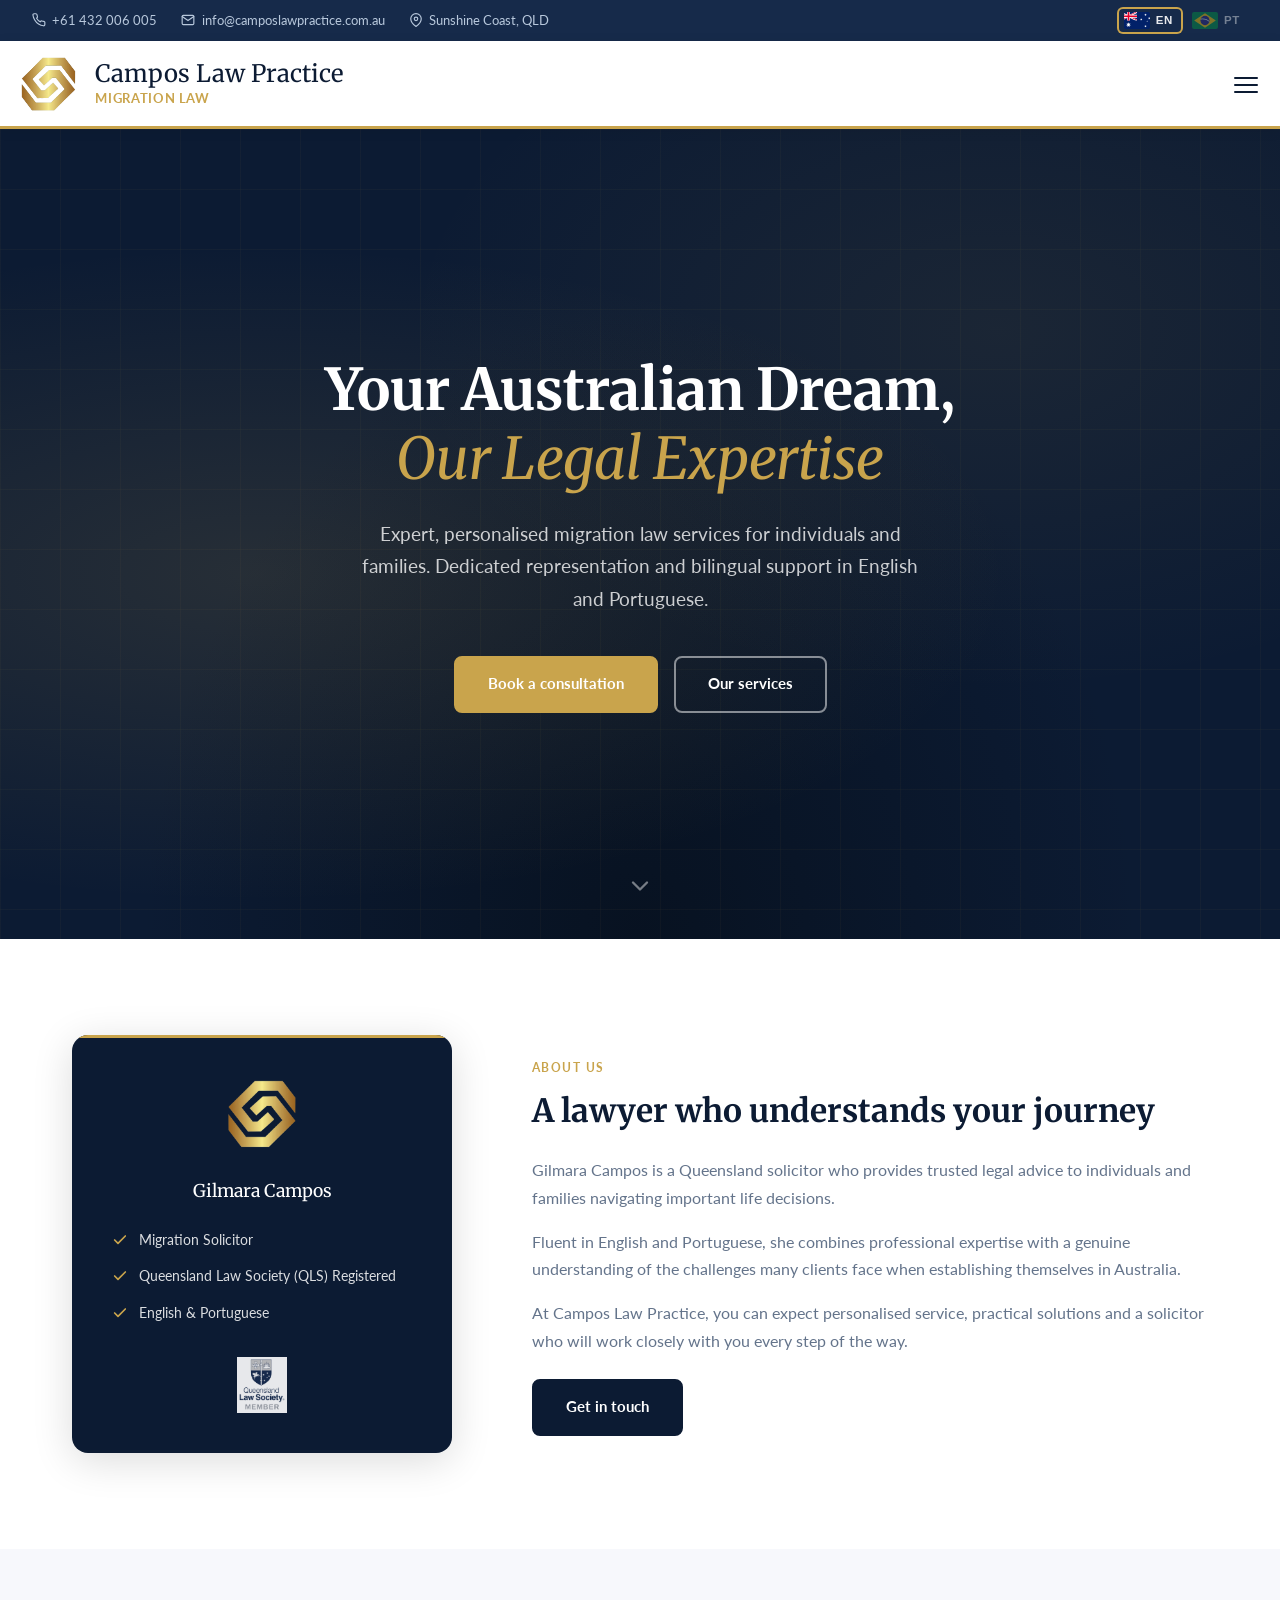
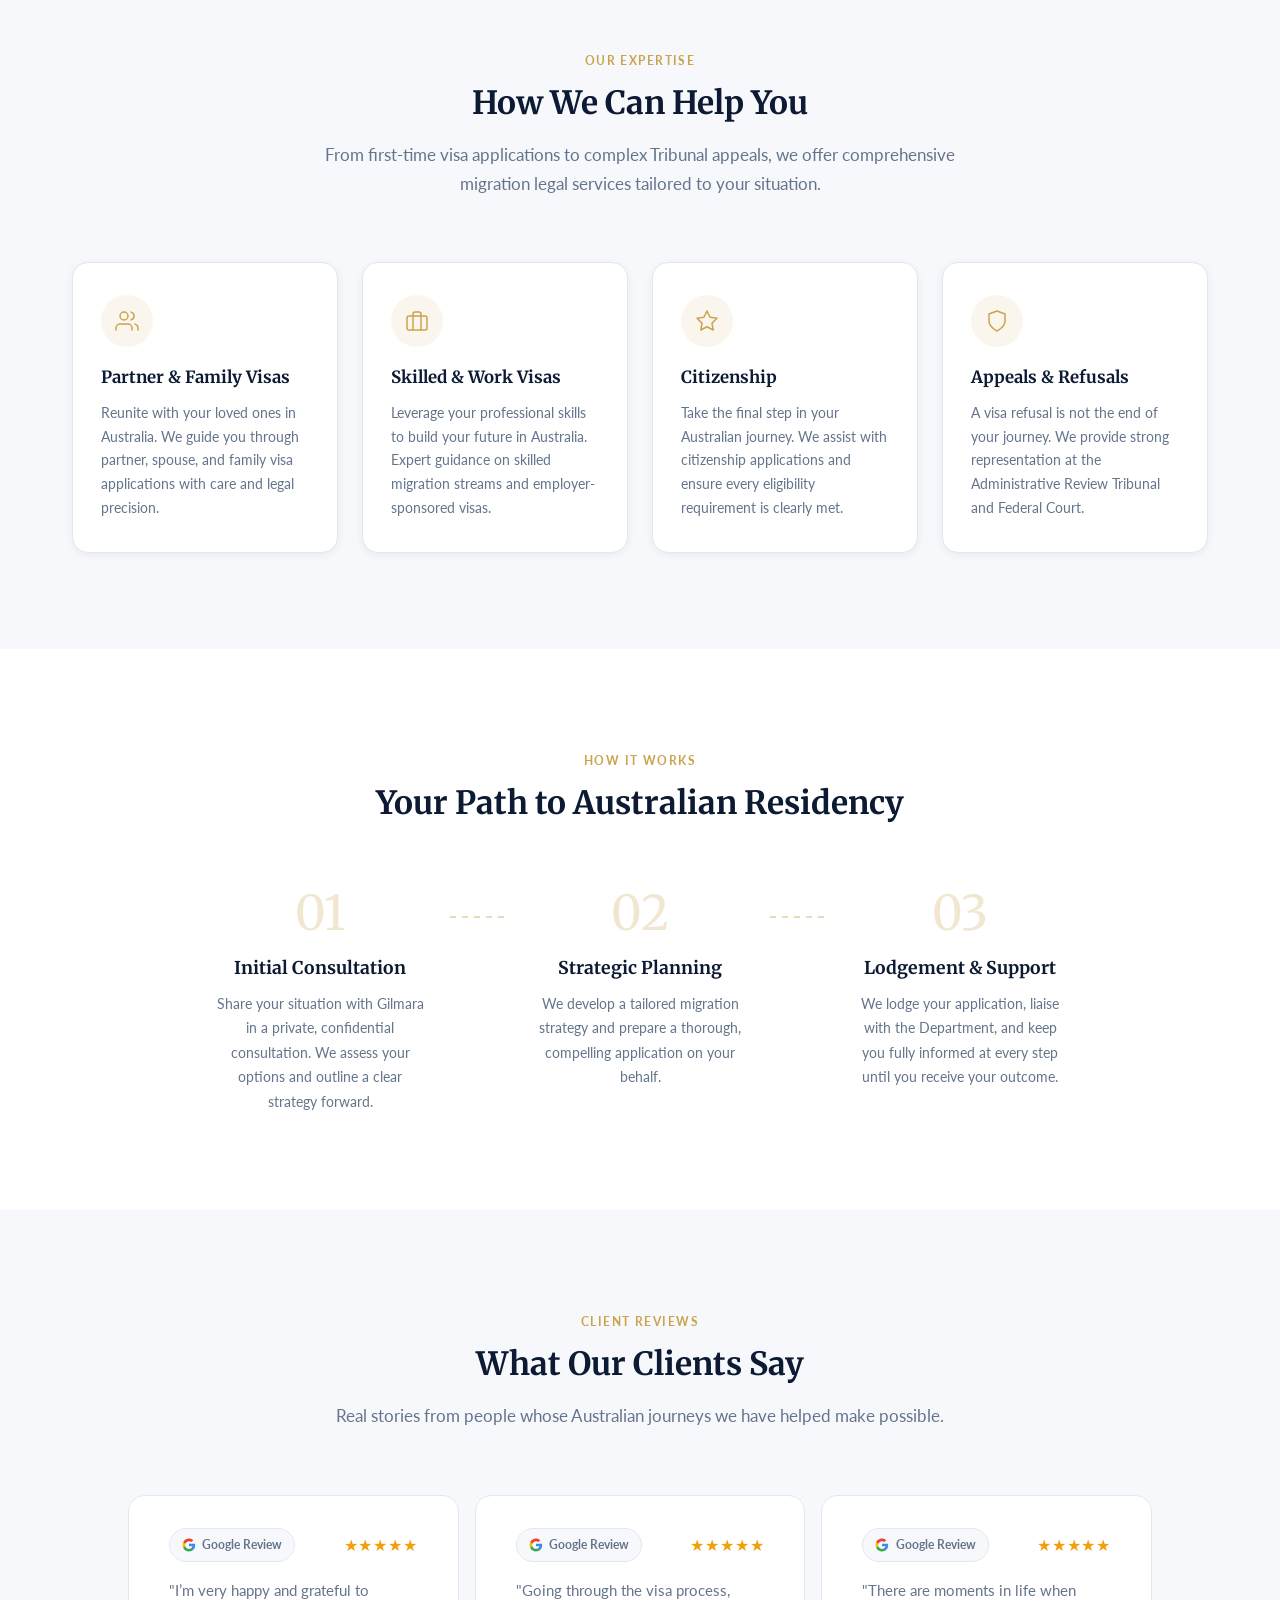
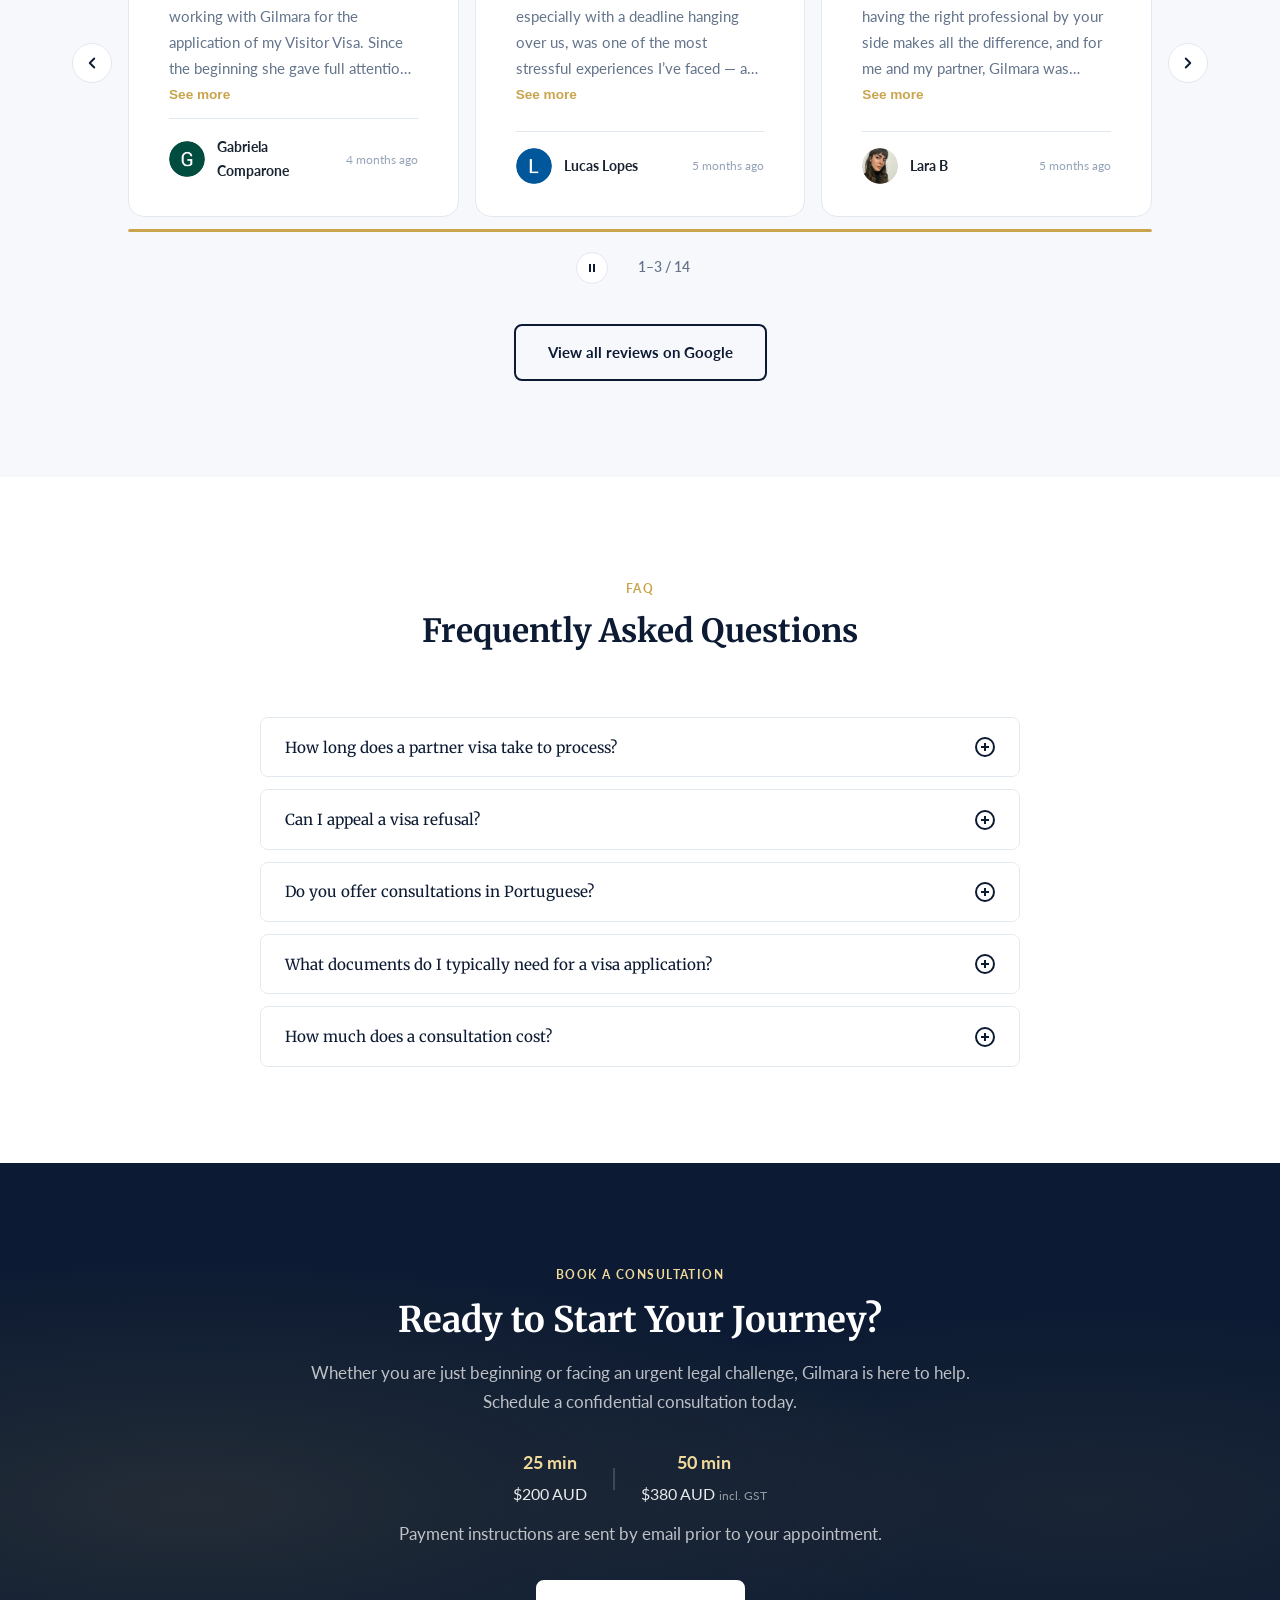
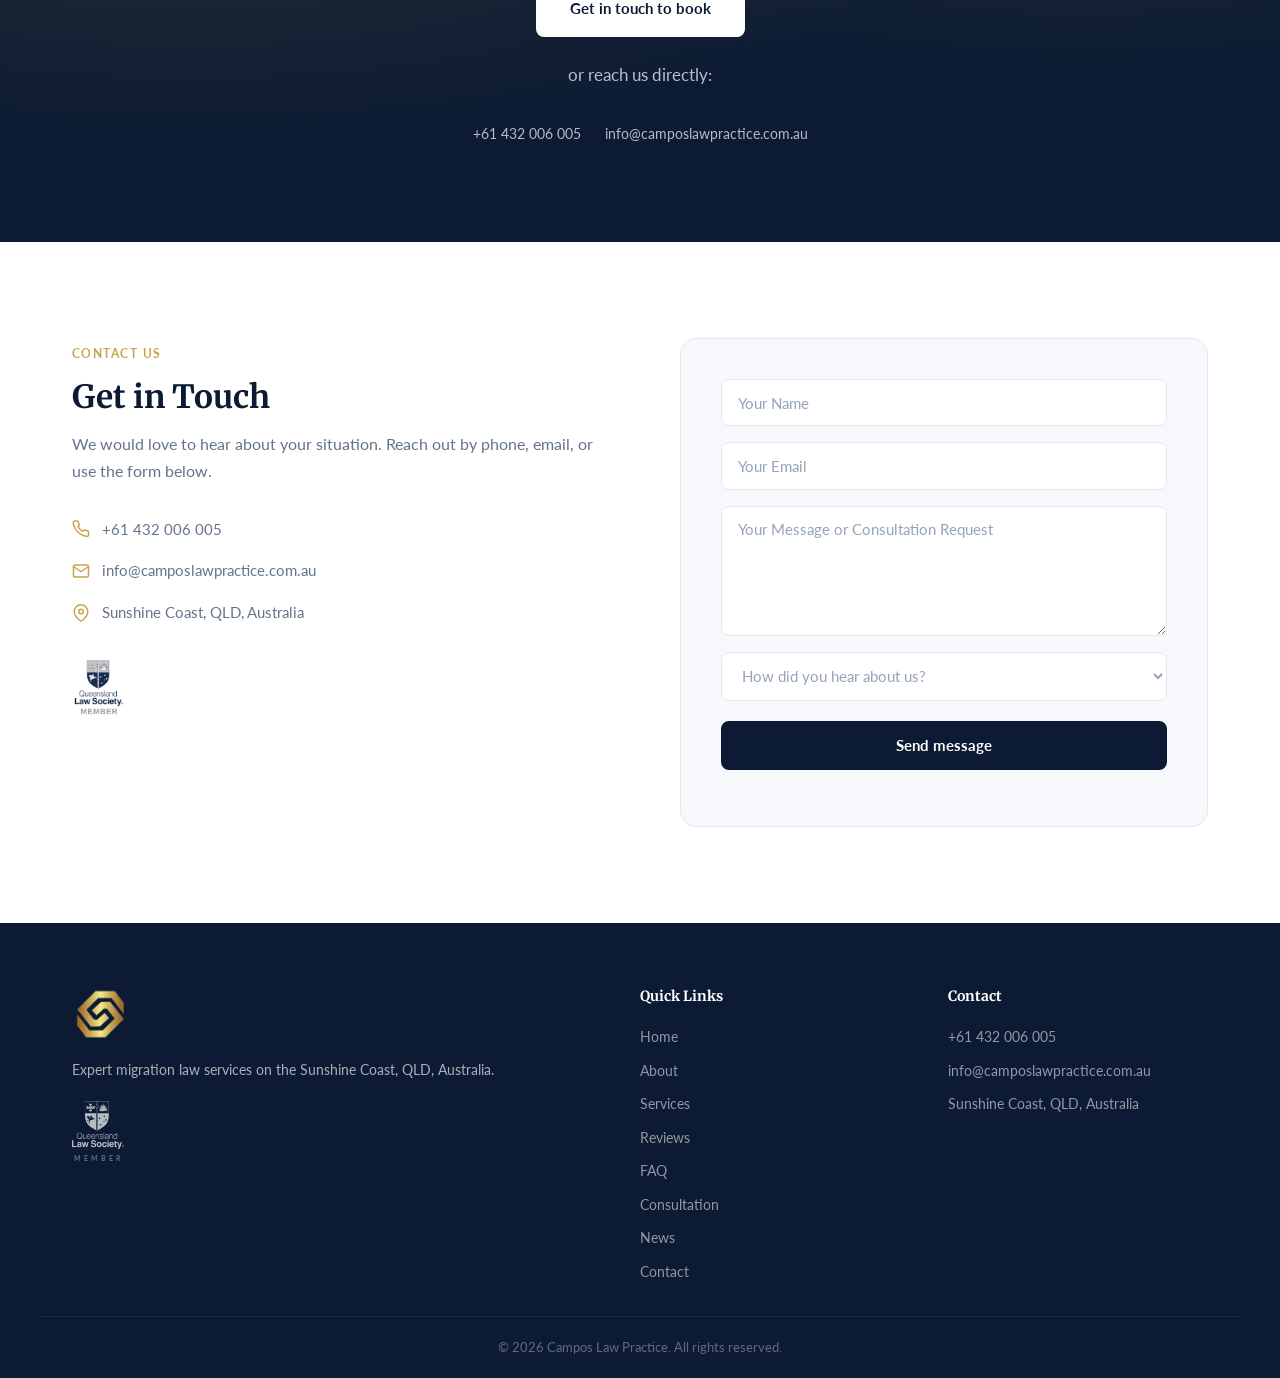
<file: v2/index.html>
<!DOCTYPE html>
<html lang="en">
<head>
  <script async src="https://www.googletagmanager.com/gtag/js?id=G-N75990E0BG"></script>
  <script>
    window.dataLayer = window.dataLayer || [];
    function gtag(){dataLayer.push(arguments);}
    gtag('js', new Date());
    gtag('config', 'G-N75990E0BG');
  </script>
  <meta charset="UTF-8" />
  <meta name="viewport" content="width=device-width, initial-scale=1.0" />
  <title>Campos Law Practice — Migration Law, Sunshine Coast</title>
  <meta name="description" content="Expert migration law services on the Sunshine Coast, QLD. Partner visas, skilled migration, citizenship, appeals and refusals. Bilingual English and Portuguese." />
  <link href="https://fonts.googleapis.com/css2?family=Lato:wght@400;700&family=Merriweather:ital,wght@0,700;1,400&display=swap" rel="stylesheet">
  <link rel="stylesheet" href="style.css?v=9" />
  <script defer src="script.js"></script>
  <link rel="icon" href="img/clp.ico">
  <script src="languages.js"></script>
  <script>document.documentElement.style.opacity='0'</script>
</head>
<body>

  <!-- ===== HEADER ===== -->
  <header class="site-header" id="site-header">
    <div class="topbar">
      <div class="topbar-contacts">
        <a href="tel:+61432006005" class="topbar-item">
          <svg viewBox="0 0 24 24" fill="none" stroke="currentColor" stroke-width="2" stroke-linecap="round" stroke-linejoin="round"><path d="M22 16.92v3a2 2 0 0 1-2.18 2 19.79 19.79 0 0 1-8.63-3.07A19.5 19.5 0 0 1 4.69 12 19.79 19.79 0 0 1 1.61 3.5 2 2 0 0 1 3.6 1.32h3a2 2 0 0 1 2 1.72c.127.96.361 1.903.7 2.81a2 2 0 0 1-.45 2.11L7.91 8.96a16 16 0 0 0 6.1 6.1l.96-.96a2 2 0 0 1 2.11-.45c.907.339 1.85.573 2.81.7A2 2 0 0 1 22 16.92z"/></svg>
          +61 432 006 005
        </a>
        <a href="mailto:info@camposlawpractice.com.au" class="topbar-item">
          <svg viewBox="0 0 24 24" fill="none" stroke="currentColor" stroke-width="2" stroke-linecap="round" stroke-linejoin="round"><path d="M4 4h16c1.1 0 2 .9 2 2v12c0 1.1-.9 2-2 2H4c-1.1 0-2-.9-2-2V6c0-1.1.9-2 2-2z"/><polyline points="22,6 12,13 2,6"/></svg>
          info@camposlawpractice.com.au
        </a>
        <span class="topbar-item topbar-location">
          <svg viewBox="0 0 24 24" fill="none" stroke="currentColor" stroke-width="2" stroke-linecap="round" stroke-linejoin="round"><path d="M21 10c0 7-9 13-9 13s-9-6-9-13a9 9 0 0 1 18 0z"/><circle cx="12" cy="10" r="3"/></svg>
          Sunshine Coast, QLD
        </span>
      </div>
      <div class="topbar-right">
        <div class="lang-switch">
          <button id="en-btn" class="lang-btn active" title="English" aria-label="Switch to English">
            <img src="img/flag-au.svg" alt="" class="flag-mini">
            <span class="lang-label">EN</span>
          </button>
          <button id="pt-btn" class="lang-btn" title="Português" aria-label="Mudar para Português">
            <img src="img/flag-br.svg" alt="" class="flag-mini">
            <span class="lang-label">PT</span>
          </button>
        </div>
      </div>
    </div>

    <nav class="navbar">
      <a href="#home" class="brand">
        <img src="img/logoclp.png" alt="Campos Law Practice" class="brand-logo">
        <div class="brand-text">
          <span class="brand-name">Campos Law Practice</span>
          <span class="brand-sub">Migration Law</span>
        </div>
      </a>
      <ul class="nav-links" id="nav-links">
        <li><a href="#home" data-key="nav-home"></a></li>
        <li><a href="#about" data-key="nav-about"></a></li>
        <li><a href="#services" data-key="nav-services"></a></li>
        <li><a href="#faq" data-key="nav-faq"></a></li>
        <li><a href="#appointment" data-key="nav-appointment"></a></li>
        <li class="dropdown">
          <a href="javascript:void(0)" class="dropdown-toggle" data-key="nav-resources"></a>
          <ul class="dropdown-menu">
            <li><a href="https://www.homeaffairs.gov.au/" target="_blank" rel="noopener noreferrer">Department of Home Affairs</a></li>
            <li><a href="https://minister.homeaffairs.gov.au/TonyBurke/Pages/Welcome.aspx" target="_blank" rel="noopener noreferrer">Minister for Home Affairs</a></li>
            <li><a href="https://minister.homeaffairs.gov.au/MattThistlethwaite/Pages/Welcome.aspx" target="_blank" rel="noopener noreferrer">Assistant Minister for Home Affairs</a></li>
            <li><a href="https://www.art.gov.au/" target="_blank" rel="noopener noreferrer">Administrative Review Tribunal (ART)</a></li>
          </ul>
        </li>
        <li><a href="#reviews" data-key="nav-reviews"></a></li>
        <li><a href="#contact" data-key="nav-contact"></a></li>
      </ul>
      <div class="nav-right">
        <button class="hamburger-btn" id="hamburger-btn" aria-label="Toggle navigation" aria-expanded="false">
          <span></span><span></span><span></span>
        </button>
      </div>
    </nav>
  </header>

  <!-- ===== HERO ===== -->
  <section id="home" class="hero">
    <div class="hero-content">
      <h1 class="hero-title">
        <span data-key="hero-title">Your Australian Dream,</span><br>
        <em data-key="hero-title-em">Our Legal Expertise</em>
      </h1>
      <p class="hero-subtitle" data-key="hero-subtitle">Expert, personalised migration law services for individuals and families.</p>
      <div class="hero-actions">
        <a href="#appointment" class="btn btn-accent" data-key="hero-cta-primary">Book a consultation</a>
        <a href="#services" class="btn btn-ghost" data-key="hero-cta-secondary">Our services</a>
      </div>
    </div>
    <a href="#about" class="hero-scroll" aria-label="Scroll down">
      <svg viewBox="0 0 24 24" fill="none" stroke="currentColor" stroke-width="2" stroke-linecap="round" stroke-linejoin="round"><polyline points="6 9 12 15 18 9"/></svg>
    </a>
  </section>

  <!-- ===== ABOUT ===== -->
  <section id="about" class="section section-white">
    <div class="container about-grid">
      <div class="about-card" data-animate>
        <img src="img/logoclp.png" alt="Campos Law Practice" class="about-card-logo">
        <div class="about-card-name">Gilmara Campos</div>
        <ul class="about-card-creds">
          <li>
            <svg viewBox="0 0 24 24" fill="none" stroke="currentColor" stroke-width="2.5" stroke-linecap="round" stroke-linejoin="round"><polyline points="20 6 9 17 4 12"/></svg>
            <span data-key="about-credential-role">Migration Solicitor</span>
          </li>
          <li>
            <svg viewBox="0 0 24 24" fill="none" stroke="currentColor" stroke-width="2.5" stroke-linecap="round" stroke-linejoin="round"><polyline points="20 6 9 17 4 12"/></svg>
            <span data-key="about-credential-reg">QLS Registered</span>
          </li>
          <li>
            <svg viewBox="0 0 24 24" fill="none" stroke="currentColor" stroke-width="2.5" stroke-linecap="round" stroke-linejoin="round"><polyline points="20 6 9 17 4 12"/></svg>
            <span data-key="about-credential-lang">English & Portuguese</span>
          </li>
        </ul>
        <a href="https://www.qls.com.au/register-of-solicitors/gilmara-campos-alves-de-melo" target="_blank" rel="noopener noreferrer">
          <img src="img/qls-member.png" alt="Queensland Law Society" class="about-card-qls">
        </a>
      </div>
      <div class="about-content" data-animate data-delay="2">
        <span class="section-label" data-key="about-label">About Us</span>
        <h2 data-key="about-title">A lawyer who understands your journey</h2>
        <p data-key="about-p1"></p>
        <p data-key="about-p2"></p>
        <p data-key="about-p3"></p>
        <a href="#contact" class="btn btn-primary" data-key="about-cta">Get in touch</a>
      </div>
    </div>
  </section>

  <!-- ===== SERVICES ===== -->
  <section id="services" class="section section-alt">
    <div class="container">
      <div class="section-header" data-animate>
        <span class="section-label" data-key="services-label">Our Expertise</span>
        <h2 data-key="services-title">How We Can Help You</h2>
        <p data-key="services-subtitle"></p>
      </div>
      <div class="services-grid">
        <div class="service-card" data-animate data-delay="1">
          <div class="service-icon">
            <svg viewBox="0 0 24 24" fill="none" stroke="currentColor" stroke-width="1.5" stroke-linecap="round" stroke-linejoin="round"><path d="M17 21v-2a4 4 0 0 0-4-4H5a4 4 0 0 0-4 4v2"/><circle cx="9" cy="7" r="4"/><path d="M23 21v-2a4 4 0 0 0-3-3.87"/><path d="M16 3.13a4 4 0 0 1 0 7.75"/></svg>
          </div>
          <h3 data-key="service1-title">Partner & Family Visas</h3>
          <p data-key="service1-desc"></p>
        </div>
        <div class="service-card" data-animate data-delay="2">
          <div class="service-icon">
            <svg viewBox="0 0 24 24" fill="none" stroke="currentColor" stroke-width="1.5" stroke-linecap="round" stroke-linejoin="round"><rect x="2" y="7" width="20" height="14" rx="2" ry="2"/><path d="M16 21V5a2 2 0 0 0-2-2h-4a2 2 0 0 0-2 2v16"/></svg>
          </div>
          <h3 data-key="service2-title">Skilled & Work Visas</h3>
          <p data-key="service2-desc"></p>
        </div>
        <div class="service-card" data-animate data-delay="3">
          <div class="service-icon">
            <svg viewBox="0 0 24 24" fill="none" stroke="currentColor" stroke-width="1.5" stroke-linecap="round" stroke-linejoin="round"><polygon points="12 2 15.09 8.26 22 9.27 17 14.14 18.18 21.02 12 17.77 5.82 21.02 7 14.14 2 9.27 8.91 8.26 12 2"/></svg>
          </div>
          <h3 data-key="service3-title">Citizenship</h3>
          <p data-key="service3-desc"></p>
        </div>
        <div class="service-card" data-animate data-delay="4">
          <div class="service-icon">
            <svg viewBox="0 0 24 24" fill="none" stroke="currentColor" stroke-width="1.5" stroke-linecap="round" stroke-linejoin="round"><path d="M12 22s8-4 8-10V5l-8-3-8 3v7c0 6 8 10 8 10z"/></svg>
          </div>
          <h3 data-key="service4-title">Appeals & Refusals</h3>
          <p data-key="service4-desc"></p>
        </div>
      </div>
    </div>
  </section>

  <!-- ===== PROCESS ===== -->
  <section class="section section-white process-section">
    <div class="container">
      <div class="section-header" data-animate>
        <span class="section-label" data-key="process-label">How It Works</span>
        <h2 data-key="process-title">Your Path to Australian Residency</h2>
      </div>
      <div class="process-steps">
        <div class="process-step" data-animate data-delay="1">
          <div class="step-num">01</div>
          <h3 data-key="process-step1-title">Initial Consultation</h3>
          <p data-key="process-step1-desc"></p>
        </div>
        <div class="process-connector" aria-hidden="true"></div>
        <div class="process-step" data-animate data-delay="2">
          <div class="step-num">02</div>
          <h3 data-key="process-step2-title">Strategic Planning</h3>
          <p data-key="process-step2-desc"></p>
        </div>
        <div class="process-connector" aria-hidden="true"></div>
        <div class="process-step" data-animate data-delay="3">
          <div class="step-num">03</div>
          <h3 data-key="process-step3-title">Lodgement & Support</h3>
          <p data-key="process-step3-desc"></p>
        </div>
      </div>
    </div>
  </section>

  <!-- ===== REVIEWS ===== -->
  <section id="reviews" class="section section-alt">
    <div class="container">
      <div class="section-header" data-animate>
        <span class="section-label" data-key="reviews-label">Client Reviews</span>
        <h2 data-key="reviews-title">What Our Clients Say</h2>
        <p data-key="reviews-subtitle"></p>
      </div>

      <div class="carousel-wrapper">
        <button class="carousel-arrow carousel-prev" aria-label="Previous review">
          <svg viewBox="0 0 24 24" fill="none" stroke="currentColor" stroke-width="2.5" stroke-linecap="round" stroke-linejoin="round"><polyline points="15 18 9 12 15 6"/></svg>
        </button>
        <div class="carousel-track-container">
          <div class="carousel-track-overflow">
            <div class="carousel-track" id="reviews-carousel"></div>
          </div>
          <div class="carousel-progress-track">
            <div class="carousel-progress-bar" id="carousel-progress-bar"></div>
          </div>
        </div>
        <button class="carousel-arrow carousel-next" aria-label="Next review">
          <svg viewBox="0 0 24 24" fill="none" stroke="currentColor" stroke-width="2.5" stroke-linecap="round" stroke-linejoin="round"><polyline points="9 18 15 12 9 6"/></svg>
        </button>
      </div>

      <div class="carousel-controls">
        <button class="carousel-play-pause" id="carousel-play-pause" aria-label="Pause carousel">
          <svg class="icon-pause" viewBox="0 0 24 24" fill="currentColor"><rect x="6" y="4" width="4" height="16"/><rect x="14" y="4" width="4" height="16"/></svg>
          <svg class="icon-play" viewBox="0 0 24 24" fill="currentColor" style="display:none"><polygon points="5 3 19 12 5 21 5 3"/></svg>
        </button>
        <span class="carousel-counter" id="carousel-counter">1 / 1</span>
      </div>

      <div class="reviews-cta-wrap">
        <a href="https://www.google.com/maps/search/?api=1&query=Campos+Law+Practice+Sunshine+Coast" target="_blank" rel="noopener noreferrer" class="btn btn-outline" data-key="reviews-cta">
          View all reviews on Google
        </a>
      </div>
    </div>
  </section>

  <!-- ===== FAQ ===== -->
  <section id="faq" class="section section-white">
    <div class="container faq-container">
      <div class="section-header" data-animate>
        <span class="section-label" data-key="faq-label">FAQ</span>
        <h2 data-key="faq-title">Frequently Asked Questions</h2>
      </div>
      <div class="faq-list">
        <div class="faq-item" data-animate data-delay="1">
          <button class="faq-q" aria-expanded="false">
            <span data-key="faq1-q">How long does a partner visa take?</span>
            <span class="faq-icon" aria-hidden="true"></span>
          </button>
          <div class="faq-a"><p data-key="faq1-a"></p></div>
        </div>
        <div class="faq-item" data-animate data-delay="2">
          <button class="faq-q" aria-expanded="false">
            <span data-key="faq2-q">Can I appeal a visa refusal?</span>
            <span class="faq-icon" aria-hidden="true"></span>
          </button>
          <div class="faq-a"><p data-key="faq2-a"></p></div>
        </div>
        <div class="faq-item" data-animate data-delay="3">
          <button class="faq-q" aria-expanded="false">
            <span data-key="faq3-q">Do you offer consultations in Portuguese?</span>
            <span class="faq-icon" aria-hidden="true"></span>
          </button>
          <div class="faq-a"><p data-key="faq3-a"></p></div>
        </div>
        <div class="faq-item" data-animate data-delay="4">
          <button class="faq-q" aria-expanded="false">
            <span data-key="faq4-q">What documents do I need?</span>
            <span class="faq-icon" aria-hidden="true"></span>
          </button>
          <div class="faq-a"><p data-key="faq4-a"></p></div>
        </div>
        <div class="faq-item" data-animate data-delay="5">
          <button class="faq-q" aria-expanded="false">
            <span data-key="faq5-q">How much does a consultation cost?</span>
            <span class="faq-icon" aria-hidden="true"></span>
          </button>
          <div class="faq-a"><p data-key="faq5-a"></p></div>
        </div>
      </div>
    </div>
  </section>

  <!-- ===== NEWS CTA =====
  <section id="news-cta" class="section section-alt">
    <div class="container">
      <div class="section-header" data-animate>
        <span class="section-label" data-key="news-cta-label">Stay Informed</span>
        <h2 data-key="news-cta-title">Latest Immigration News</h2>
        <p data-key="news-cta-subtitle">We track Australian immigration updates so you don't have to.</p>
      </div>
      <div class="news-cta-grid" id="news-cta-grid" data-animate>
        <div class="news-cta-empty" id="news-cta-empty" style="display:none" data-key="news-empty">No news available yet.</div>
      </div>
      <div class="news-cta-actions" data-animate>
        <a href="news.html" class="btn btn-primary" data-key="news-view-all">View all news →</a>
      </div>
    </div>
  </section>
  -->

  <!-- ===== APPOINTMENT CTA ===== -->
  <section id="appointment" class="section cta-section">
    <div class="cta-content" data-animate>
      <span class="section-label light" data-key="appointment-label">Book a consultation</span>
      <h2 data-key="appointment-title">Ready to Start Your Journey?</h2>
      <p data-key="appointment-subtitle"></p>
      <div class="cta-pricing">
        <div class="cta-price-item">
          <strong>25 min</strong>
          <span>$200 AUD</span>
        </div>
        <div class="cta-price-divider">|</div>
        <div class="cta-price-item">
          <strong>50 min</strong>
          <span>$380 AUD <small>incl. GST</small></span>
        </div>
      </div>
      <p class="cta-note" data-key="appointment-note"></p>
      <a href="#contact" class="btn btn-accent-light" data-key="appointment-cta">Get in touch to book</a>
      <p class="cta-or" data-key="appointment-or">or reach us directly:</p>
      <div class="cta-contacts">
        <a href="tel:+61432006005">+61 432 006 005</a>
        <a href="mailto:info@camposlawpractice.com.au">info@camposlawpractice.com.au</a>
      </div>
    </div>
  </section>

  <!-- ===== CONTACT ===== -->
  <section id="contact" class="section section-white">
    <div class="container contact-grid">
      <div class="contact-info" data-animate>
        <span class="section-label" data-key="contact-label">Contact Us</span>
        <h2 data-key="contact-title">Get in Touch</h2>
        <p data-key="contact-subtitle"></p>
        <ul class="contact-details">
          <li>
            <svg viewBox="0 0 24 24" fill="none" stroke="currentColor" stroke-width="2" stroke-linecap="round" stroke-linejoin="round"><path d="M22 16.92v3a2 2 0 0 1-2.18 2 19.79 19.79 0 0 1-8.63-3.07A19.5 19.5 0 0 1 4.69 12 19.79 19.79 0 0 1 1.61 3.5 2 2 0 0 1 3.6 1.32h3a2 2 0 0 1 2 1.72c.127.96.361 1.903.7 2.81a2 2 0 0 1-.45 2.11L7.91 8.96a16 16 0 0 0 6.1 6.1l.96-.96a2 2 0 0 1 2.11-.45c.907.339 1.85.573 2.81.7A2 2 0 0 1 22 16.92z"/></svg>
            <a href="tel:+61432006005">+61 432 006 005</a>
          </li>
          <li>
            <svg viewBox="0 0 24 24" fill="none" stroke="currentColor" stroke-width="2" stroke-linecap="round" stroke-linejoin="round"><path d="M4 4h16c1.1 0 2 .9 2 2v12c0 1.1-.9 2-2 2H4c-1.1 0-2-.9-2-2V6c0-1.1.9-2 2-2z"/><polyline points="22,6 12,13 2,6"/></svg>
            <a href="mailto:info@camposlawpractice.com.au">info@camposlawpractice.com.au</a>
          </li>
          <li>
            <svg viewBox="0 0 24 24" fill="none" stroke="currentColor" stroke-width="2" stroke-linecap="round" stroke-linejoin="round"><path d="M21 10c0 7-9 13-9 13s-9-6-9-13a9 9 0 0 1 18 0z"/><circle cx="12" cy="10" r="3"/></svg>
            <span>Sunshine Coast, QLD, Australia</span>
          </li>
        </ul>
        <a href="https://www.qls.com.au/register-of-solicitors/gilmara-campos-alves-de-melo" target="_blank" rel="noopener noreferrer">
          <img src="img/qls-member.png" alt="Queensland Law Society Member" class="contact-qls">
        </a>
      </div>

      <div class="contact-form-wrap" data-animate data-delay="2">
        <form action="https://formspree.io/f/mpqqzvgr" method="POST" target="_top" id="contact-form">
          <input type="hidden" name="referrer" id="form-referrer">
          <input type="hidden" name="browser" id="form-browser">
          <input type="hidden" name="device-type" id="form-device-type">
          <input type="hidden" name="ip-address" id="form-ip">
          <input type="hidden" name="country" id="form-country">
          <input type="text" name="name" id="name" data-i18n-placeholder="form-name" placeholder="Your Name" required>
          <input type="email" name="email" id="email" data-i18n-placeholder="form-email" placeholder="Your Email" required>
          <textarea name="message" id="message" data-i18n-placeholder="form-message" placeholder="Your Message or Consultation Request" required></textarea>
          <select name="how-did-you-hear" id="how-did-you-hear">
            <option value="" disabled selected data-key="form-referral-label"></option>
            <option value="google-search" data-key="form-referral-google-search"></option>
            <option value="google-maps" data-key="form-referral-google-maps"></option>
            <option value="friend-family" data-key="form-referral-friend"></option>
            <option value="facebook" data-key="form-referral-facebook"></option>
            <option value="instagram" data-key="form-referral-instagram"></option>
            <option value="linkedin" data-key="form-referral-linkedin"></option>
            <option value="professional" data-key="form-referral-professional"></option>
            <option value="other" data-key="form-referral-other-option"></option>
          </select>
          <input type="text" name="how-did-you-hear-other" id="how-did-you-hear-other" data-i18n-placeholder="form-referral-other-detail" style="display:none">
          <button type="submit" class="btn btn-primary" data-i18n="form-submit">Send message</button>
          <p id="my-form-status"></p>
        </form>
      </div>
    </div>
  </section>

  <!-- ===== FOOTER ===== -->
  <footer class="site-footer">
    <div class="footer-inner">
      <div class="footer-brand">
        <img src="img/logoclp.png" alt="Campos Law Practice" class="footer-logo">
        <p data-key="footer-tagline">Expert migration law services on the Sunshine Coast, QLD, Australia.</p>
        <a href="https://www.qls.com.au/register-of-solicitors/gilmara-campos-alves-de-melo" target="_blank" rel="noopener noreferrer" class="footer-qls-link">
          <img src="img/qls-logo-dark.png" alt="Queensland Law Society">
          <span class="qls-member-label">MEMBER</span>
        </a>
      </div>
      <div class="footer-col">
        <h4 data-key="footer-nav-title">Quick Links</h4>
        <ul>
          <li><a href="#home" data-key="nav-home">Home</a></li>
          <li><a href="#about" data-key="nav-about">About</a></li>
          <li><a href="#services" data-key="nav-services">Services</a></li>
          <li><a href="#reviews" data-key="nav-reviews">Reviews</a></li>
          <li><a href="#faq" data-key="nav-faq">FAQ</a></li>
          <li><a href="#appointment" data-key="nav-appointment">Consultation</a></li>
          <li><a href="news.html" data-key="nav-news">News</a></li>
          <li><a href="#contact" data-key="nav-contact">Contact</a></li>
        </ul>
      </div>
      <div class="footer-col">
        <h4 data-key="footer-contact-title">Contact</h4>
        <ul>
          <li><a href="tel:+61432006005">+61 432 006 005</a></li>
          <li><a href="mailto:info@camposlawpractice.com.au">info@camposlawpractice.com.au</a></li>
          <li>Sunshine Coast, QLD, Australia</li>
        </ul>
      </div>
    </div>
    <div class="footer-bottom">
      <p>&copy; <span id="year"></span> Campos Law Practice. <span data-key="footer-copy">All rights reserved.</span></p>
    </div>
  </footer>

</body>
</html>
</file>
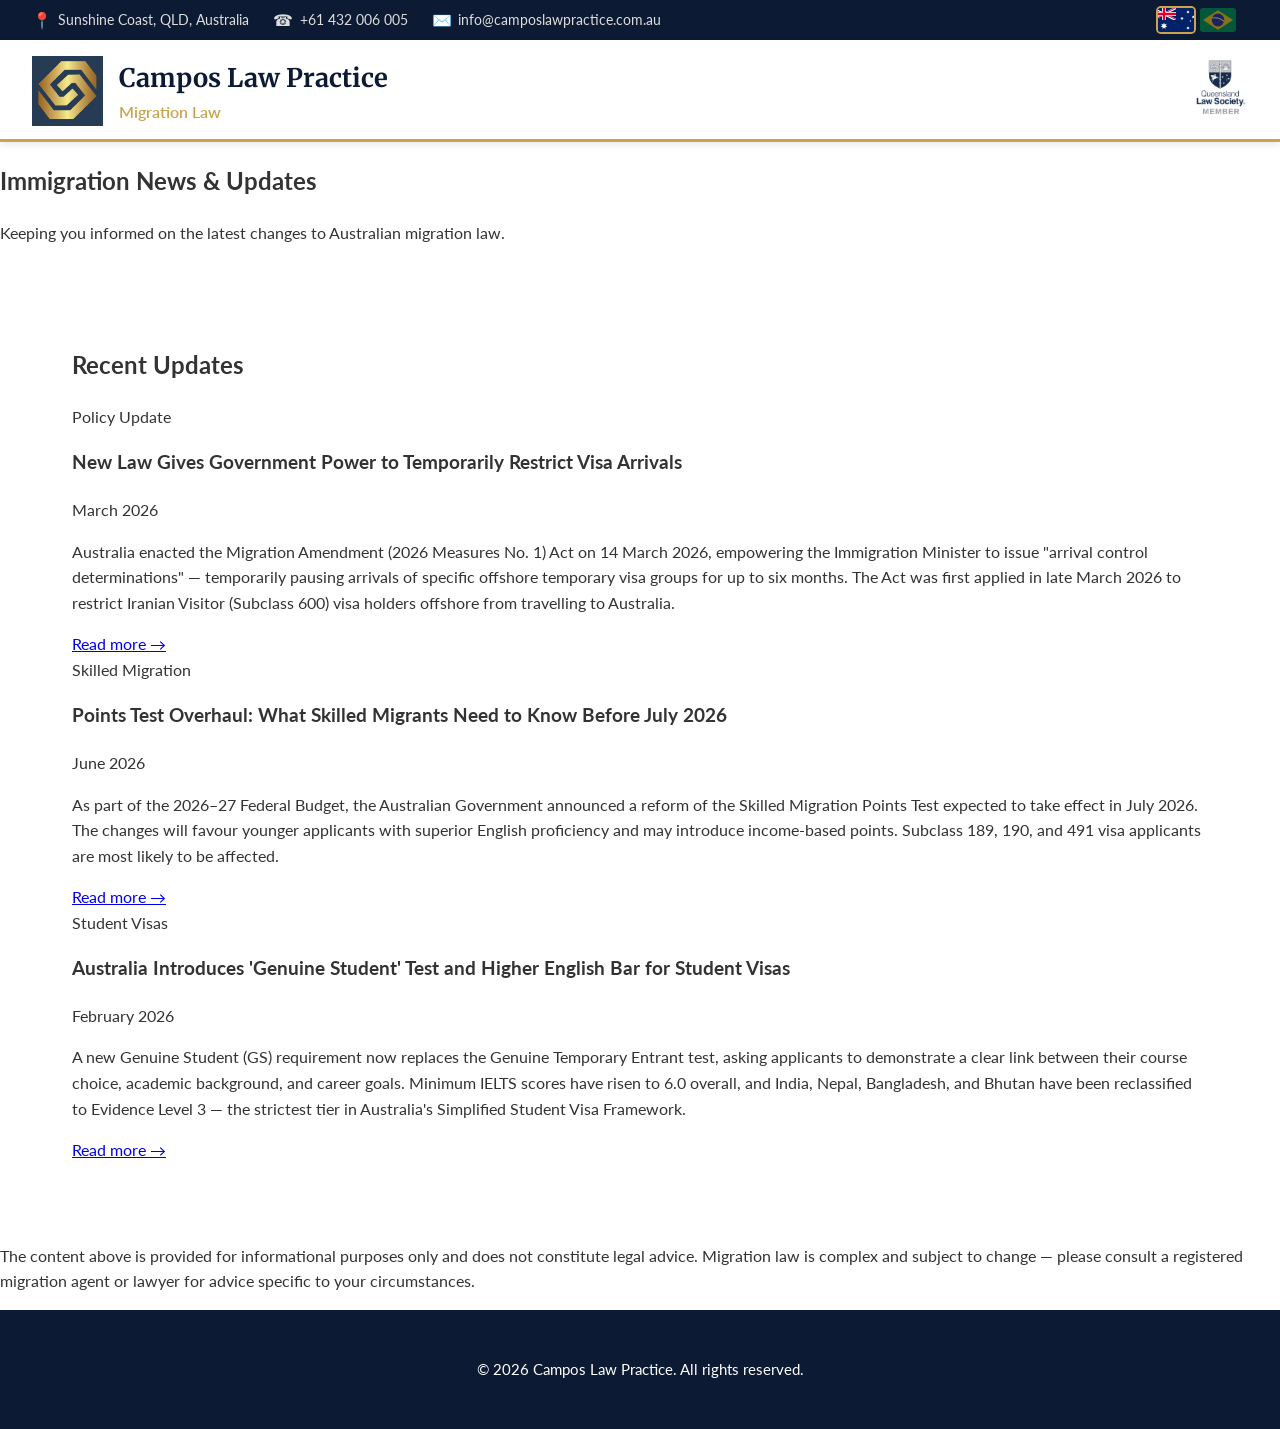
<file: news.html>
<!DOCTYPE html>
<html lang="en">
<head>
  <!-- Google tag (gtag.js) -->
  <script async src="https://www.googletagmanager.com/gtag/js?id=G-N75990E0BG"></script>
  <script>
    window.dataLayer = window.dataLayer || [];
    function gtag(){dataLayer.push(arguments);}
    gtag('js', new Date());
    gtag('config', 'G-N75990E0BG');
  </script>
  <meta charset="UTF-8" />
  <meta name="viewport" content="width=device-width, initial-scale=1.0" />
  <title>Immigration News | Campos Law Practice</title>
  <meta name="description" content="Stay up to date with the latest Australian immigration law news and visa policy changes from Campos Law Practice, Sunshine Coast QLD." />
  <link href="https://fonts.googleapis.com/css2?family=Lato:wght@400;700&family=Merriweather:wght@700&display=swap" rel="stylesheet">
  <link rel="stylesheet" href="style.css" />
  <script defer src="script.js"></script>
  <link rel="icon" href="img/clp.ico">
</head>
<body>
  <!-- ===== HEADER ===== -->
  <header class="top-header">
    <div class="topbar">
      <div class="contact-top">
        <div class="contact-items">
          <div class="contact-item">
            <span class="icon">📍</span>
            <span>Sunshine Coast, QLD, Australia</span>
          </div>
          <div class="contact-item">
            <span class="icon">☎</span>
            <a href="tel:+61432006005">+61 432 006 005</a>
          </div>
          <div class="contact-item">
            <span class="icon">✉️</span>
            <a href="mailto:info@camposlawpractice.com.au">info@camposlawpractice.com.au</a>
          </div>
        </div>
      </div>
      <div class="topbar-right">
        <div class="lang-switch">
          <button id="en-btn" class="lang-btn active" title="English" aria-label="Switch to English">
            <img src="img/flag-au.svg" alt="EN" class="flag-mini">
          </button>
          <button id="pt-btn" class="lang-btn" title="Português" aria-label="Mudar para Português">
            <img src="img/flag-br.svg" alt="PT" class="flag-mini">
          </button>
        </div>
        <a href="https://www.qls.com.au/register-of-solicitors/gilmara-campos-alves-de-melo" target="_blank" rel="noopener noreferrer"><img src="img/qls2.png" alt="Queensland Law Society Member" class="qls-topbar-mobile"></a>
      </div>
    </div>

    <nav class="navbar">
      <a href="index.html" class="brand" style="text-decoration:none;color:inherit;">
        <img src="img/logoclp.jpg" alt="Campos Law Practice Logo" class="logo-large" />
        <div class="brand-text">
          <h1>Campos Law Practice</h1>
          <p>Migration Law</p>
        </div>
      </a>
      <ul class="nav-links">
        <li><a href="index.html#home" data-key="nav-home"></a></li>
        <li><a href="index.html#about" data-key="nav-about"></a></li>
        <li><a href="index.html#services" data-key="nav-services"></a></li>
        <li><a href="index.html#reviews" data-key="nav-reviews"></a></li>
        <li><a href="index.html#contact" data-key="nav-contact"></a></li>
        <li><a href="news.html" data-key="nav-news" class="active"></a></li>
      </ul>
      <a href="https://www.qls.com.au/register-of-solicitors/gilmara-campos-alves-de-melo" target="_blank" rel="noopener noreferrer"><img src="img/qls-member.png" alt="Queensland Law Society Member" class="qls-logo-nav" /></a>
    </nav>
  </header>

  <!-- ===== NEWS HERO ===== -->
  <section class="news-hero">
    <div class="news-hero-content">
      <h1>Immigration News &amp; Updates</h1>
      <p>Keeping you informed on the latest changes to Australian migration law.</p>
    </div>
  </section>

  <!-- ===== NEWS GRID ===== -->
  <section class="content-section section-white news-section">
    <h2 class="news-section-title">Recent Updates</h2>
    <div class="news-grid">

      <!-- Card 1: Migration Amendment Act -->
      <article class="news-card">
        <span class="news-category policy">Policy Update</span>
        <h3>New Law Gives Government Power to Temporarily Restrict Visa Arrivals</h3>
        <time class="news-date" datetime="2026-03">March 2026</time>
        <p>Australia enacted the Migration Amendment (2026 Measures No. 1) Act on 14 March 2026, empowering the Immigration Minister to issue "arrival control determinations" — temporarily pausing arrivals of specific offshore temporary visa groups for up to six months. The Act was first applied in late March 2026 to restrict Iranian Visitor (Subclass 600) visa holders offshore from travelling to Australia.</p>
        <a href="https://thekoalanews.com/migration-amendment-2026-measures-no-1-act-2026-passes-parliament-but-what-is-it/" class="news-read-more" target="_blank" rel="noopener noreferrer">Read more &#8594;</a>
      </article>

      <!-- Card 2: Points Test Reform -->
      <article class="news-card">
        <span class="news-category skilled">Skilled Migration</span>
        <h3>Points Test Overhaul: What Skilled Migrants Need to Know Before July 2026</h3>
        <time class="news-date" datetime="2026-06">June 2026</time>
        <p>As part of the 2026–27 Federal Budget, the Australian Government announced a reform of the Skilled Migration Points Test expected to take effect in July 2026. The changes will favour younger applicants with superior English proficiency and may introduce income-based points. Subclass 189, 190, and 491 visa applicants are most likely to be affected.</p>
        <a href="https://www.racc.net.au/single-post/australia-skilled-migration-points-test-changes-2026-federal-budget" class="news-read-more" target="_blank" rel="noopener noreferrer">Read more &#8594;</a>
      </article>

      <!-- Card 3: Student Visa Tightening -->
      <article class="news-card">
        <span class="news-category student">Student Visas</span>
        <h3>Australia Introduces 'Genuine Student' Test and Higher English Bar for Student Visas</h3>
        <time class="news-date" datetime="2026-02">February 2026</time>
        <p>A new Genuine Student (GS) requirement now replaces the Genuine Temporary Entrant test, asking applicants to demonstrate a clear link between their course choice, academic background, and career goals. Minimum IELTS scores have risen to 6.0 overall, and India, Nepal, Bangladesh, and Bhutan have been reclassified to Evidence Level 3 — the strictest tier in Australia's Simplified Student Visa Framework.</p>
        <a href="https://www.visahq.com/news/2026-02-08/au/australia-tightens-student-visa-gateways-with-higher-fees-and-new-genuine-student-test/" class="news-read-more" target="_blank" rel="noopener noreferrer">Read more &#8594;</a>
      </article>

    </div>
  </section>

  <!-- ===== DISCLAIMER ===== -->
  <div class="news-disclaimer">
    <p>The content above is provided for informational purposes only and does not constitute legal advice. Migration law is complex and subject to change — please consult a registered migration agent or lawyer for advice specific to your circumstances.</p>
  </div>

  <!-- ===== FOOTER ===== -->
  <footer>
    <a href="https://www.qls.com.au/register-of-solicitors/gilmara-campos-alves-de-melo" target="_blank" rel="noopener noreferrer" class="qls-mobile-badge qls-footer-mobile">
      <img src="img/qls-logo-dark.png" alt="Queensland Law Society Member">
      <span class="qls-member-label">MEMBER</span>
    </a>
    <p>&copy; <span id="year"></span> Campos Law Practice. All rights reserved.</p>
  </footer>
</body>
</html>
</file>
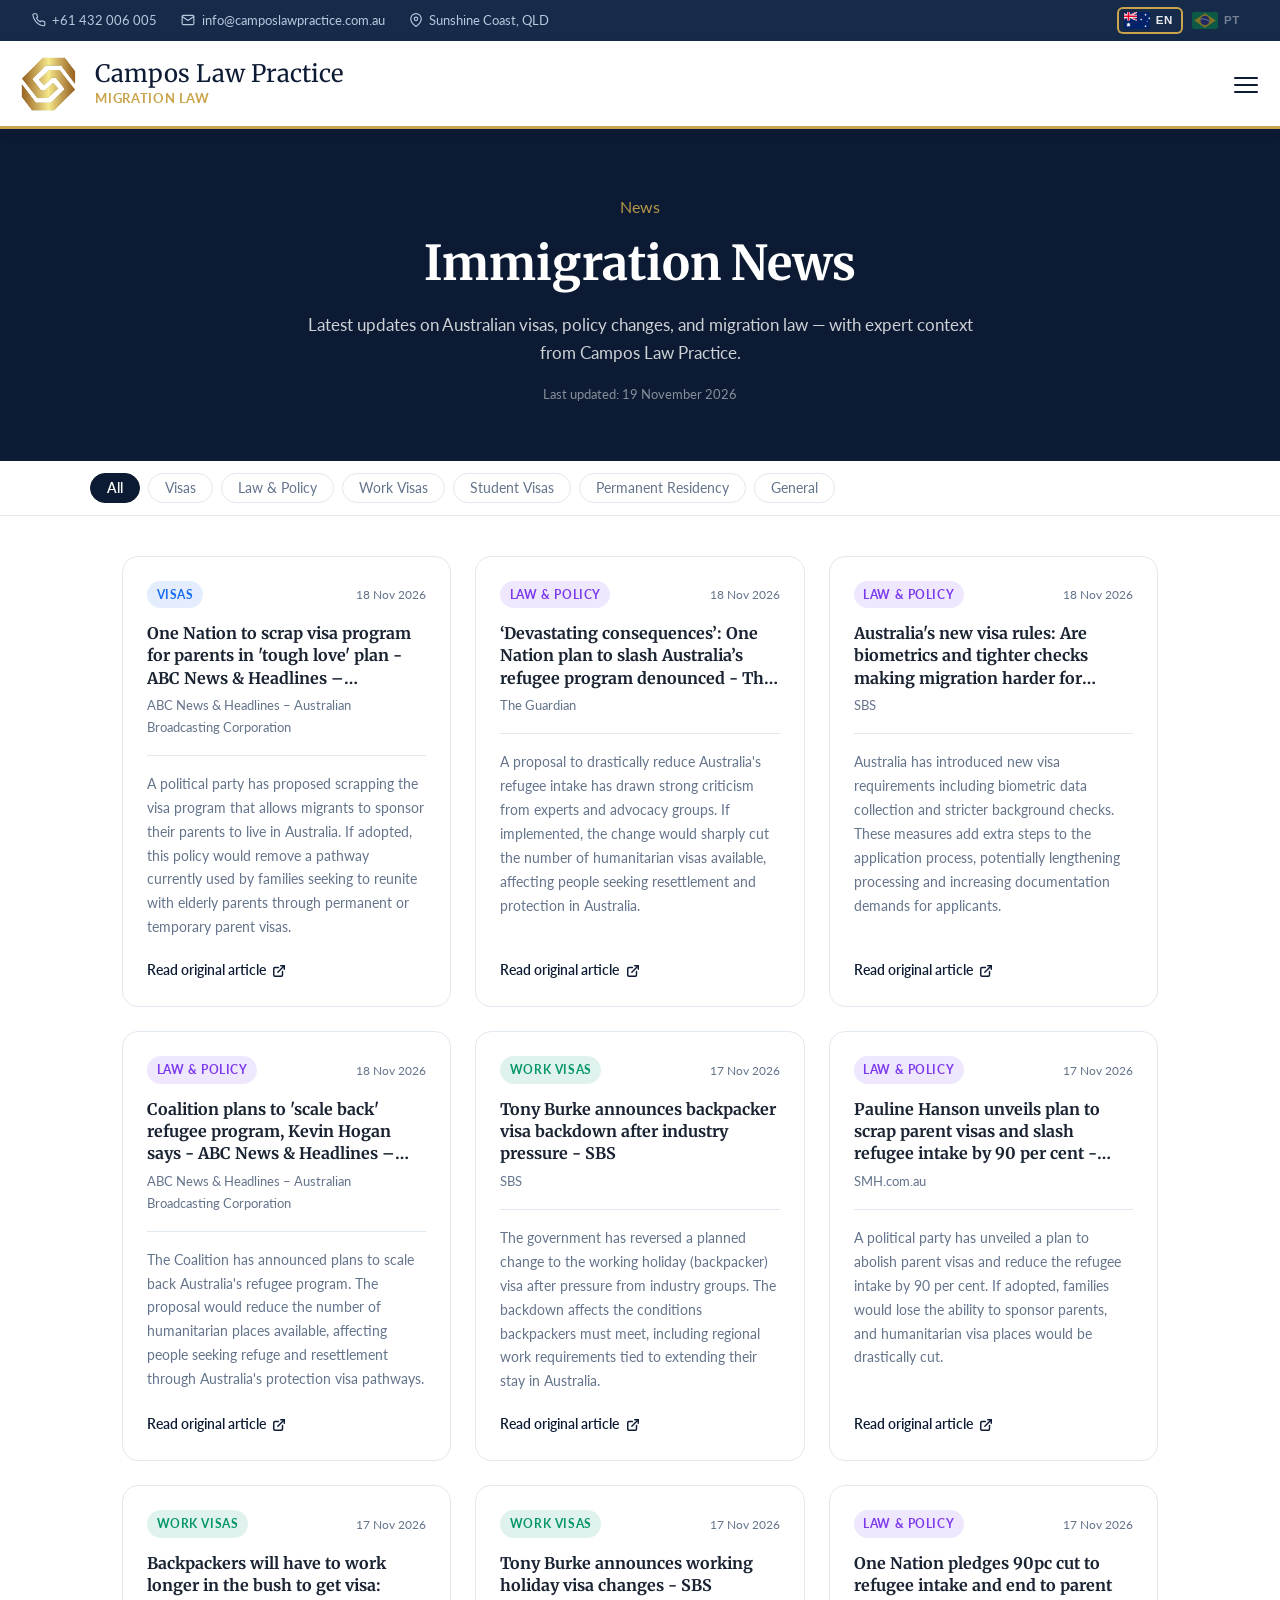
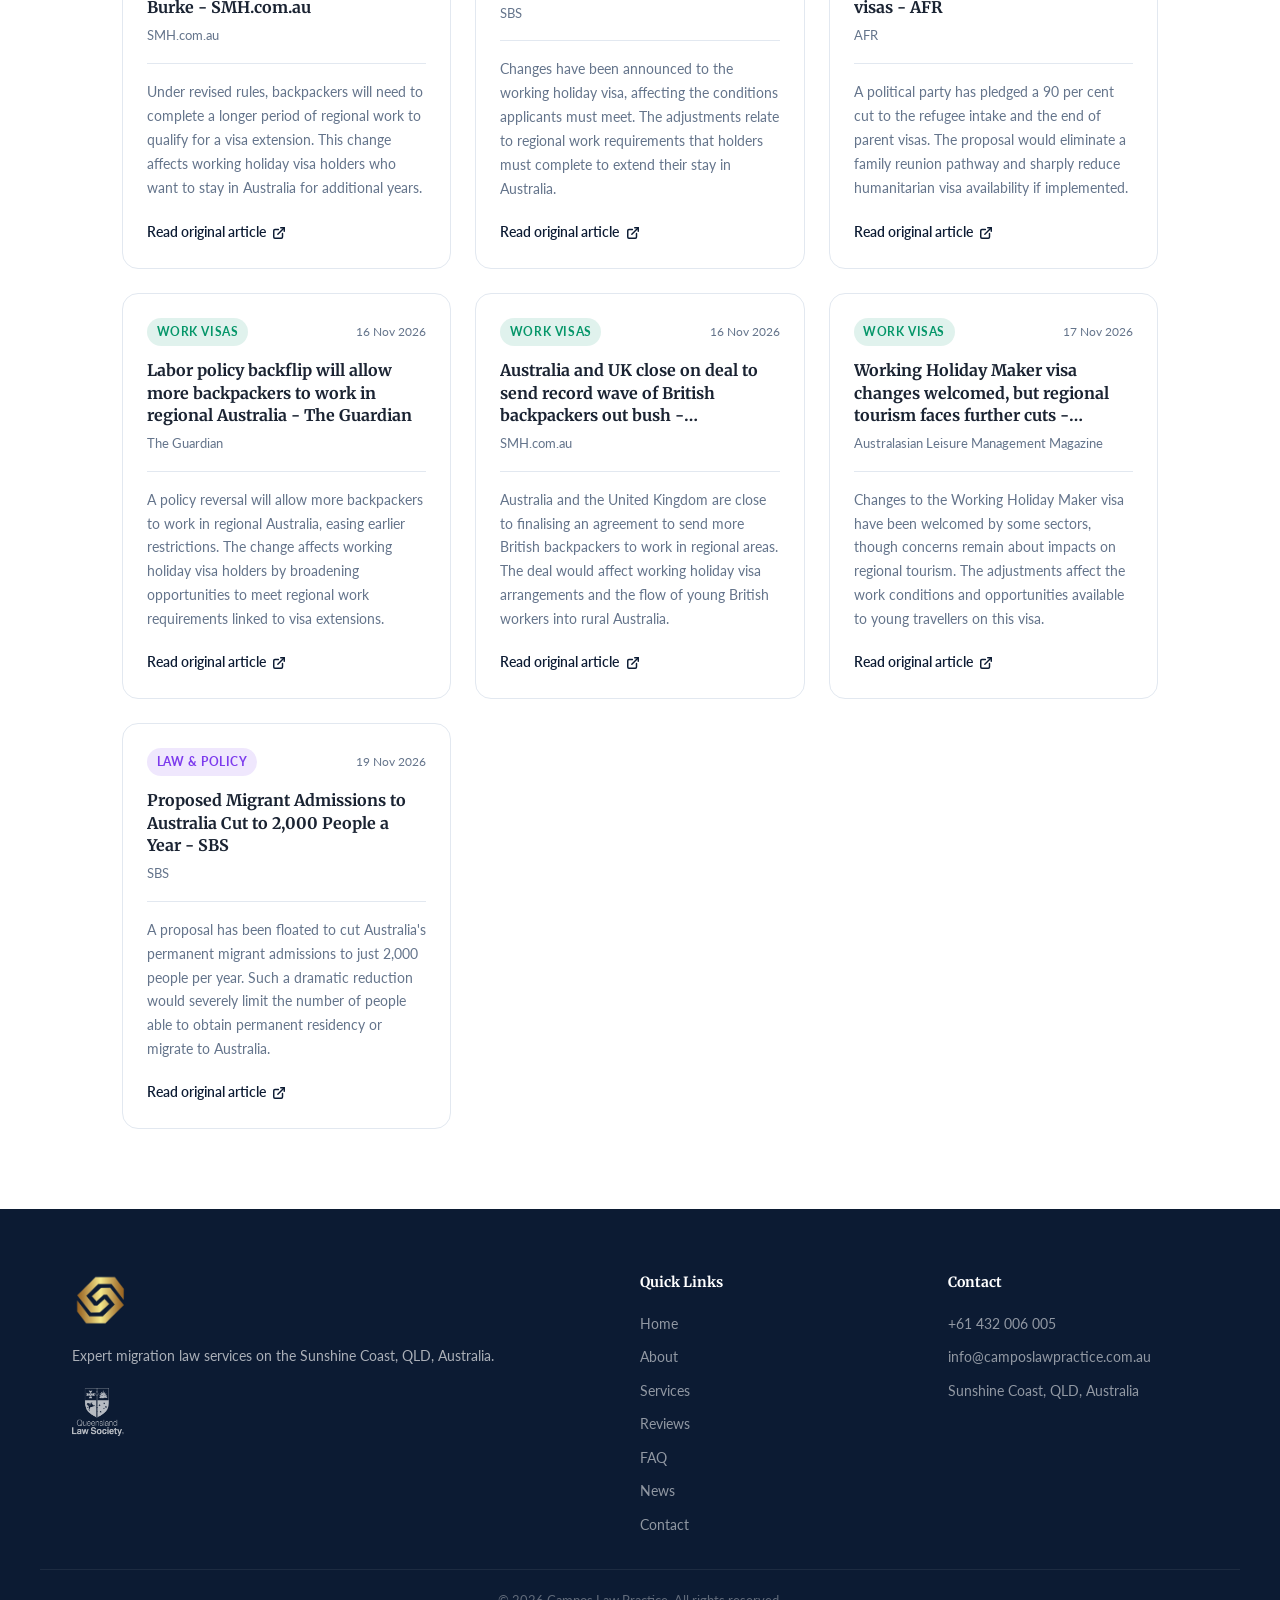
<file: v2/news.html>
<!DOCTYPE html>
<html lang="en">
<head>
  <script async src="https://www.googletagmanager.com/gtag/js?id=G-N75990E0BG"></script>
  <script>
    window.dataLayer = window.dataLayer || [];
    function gtag(){dataLayer.push(arguments);}
    gtag('js', new Date());
    gtag('config', 'G-N75990E0BG');
  </script>
  <meta charset="UTF-8" />
  <meta name="viewport" content="width=device-width, initial-scale=1.0" />
  <title>Immigration News — Campos Law Practice</title>
  <meta name="description" content="Latest Australian immigration news, visa changes, policy updates and expert commentary from Campos Law Practice." />
  <link href="https://fonts.googleapis.com/css2?family=Lato:wght@400;700&family=Merriweather:ital,wght@0,700;1,400&display=swap" rel="stylesheet">
  <link rel="stylesheet" href="style.css?v=9" />
  <link rel="icon" href="img/clp.ico">
  <script src="languages.js"></script>
  <script>document.documentElement.style.opacity='0'</script>
</head>
<body>

  <!-- ===== HEADER ===== -->
  <header class="site-header" id="site-header">
    <div class="topbar">
      <div class="topbar-contacts">
        <a href="tel:+61432006005" class="topbar-item">
          <svg viewBox="0 0 24 24" fill="none" stroke="currentColor" stroke-width="2" stroke-linecap="round" stroke-linejoin="round"><path d="M22 16.92v3a2 2 0 0 1-2.18 2 19.79 19.79 0 0 1-8.63-3.07A19.5 19.5 0 0 1 4.69 12 19.79 19.79 0 0 1 1.61 3.5 2 2 0 0 1 3.6 1.32h3a2 2 0 0 1 2 1.72c.127.96.361 1.903.7 2.81a2 2 0 0 1-.45 2.11L7.91 8.96a16 16 0 0 0 6.1 6.1l.96-.96a2 2 0 0 1 2.11-.45c.907.339 1.85.573 2.81.7A2 2 0 0 1 22 16.92z"/></svg>
          +61 432 006 005
        </a>
        <a href="mailto:info@camposlawpractice.com.au" class="topbar-item">
          <svg viewBox="0 0 24 24" fill="none" stroke="currentColor" stroke-width="2" stroke-linecap="round" stroke-linejoin="round"><path d="M4 4h16c1.1 0 2 .9 2 2v12c0 1.1-.9 2-2 2H4c-1.1 0-2-.9-2-2V6c0-1.1.9-2 2-2z"/><polyline points="22,6 12,13 2,6"/></svg>
          info@camposlawpractice.com.au
        </a>
        <span class="topbar-item topbar-location">
          <svg viewBox="0 0 24 24" fill="none" stroke="currentColor" stroke-width="2" stroke-linecap="round" stroke-linejoin="round"><path d="M21 10c0 7-9 13-9 13s-9-6-9-13a9 9 0 0 1 18 0z"/><circle cx="12" cy="10" r="3"/></svg>
          Sunshine Coast, QLD
        </span>
      </div>
      <div class="topbar-right">
        <div class="lang-switch">
          <button id="en-btn" class="lang-btn active" title="English" aria-label="Switch to English">
            <img src="img/flag-au.svg" alt="" class="flag-mini">
            <span class="lang-label">EN</span>
          </button>
          <button id="pt-btn" class="lang-btn" title="Português" aria-label="Mudar para Português">
            <img src="img/flag-br.svg" alt="" class="flag-mini">
            <span class="lang-label">PT</span>
          </button>
        </div>
      </div>
    </div>

    <nav class="navbar">
      <a href="index.html" class="brand">
        <img src="img/logoclp.png" alt="Campos Law Practice" class="brand-logo">
        <div class="brand-text">
          <span class="brand-name">Campos Law Practice</span>
          <span class="brand-sub">Migration Law</span>
        </div>
      </a>
      <ul class="nav-links" id="nav-links">
        <li><a href="index.html#home" data-key="nav-home">Home</a></li>
        <li><a href="index.html#about" data-key="nav-about">About</a></li>
        <li><a href="index.html#services" data-key="nav-services">Services</a></li>
        <li><a href="index.html#reviews" data-key="nav-reviews">Reviews</a></li>
        <li><a href="index.html#faq" data-key="nav-faq">FAQ</a></li>
        <li><a href="news.html" class="active" data-key="nav-news">News</a></li>
        <li><a href="index.html#contact" data-key="nav-contact">Contact</a></li>
      </ul>
      <div class="nav-right">
        <button class="hamburger-btn" id="hamburger-btn" aria-label="Toggle navigation" aria-expanded="false">
          <span></span><span></span><span></span>
        </button>
      </div>
    </nav>
  </header>

  <!-- ===== NEWS HERO ===== -->
  <section class="news-hero">
    <div class="news-hero-inner">
      <p class="section-eyebrow" data-key="nav-news">News</p>
      <h1 data-key="news-title">Immigration News</h1>
      <p class="news-hero-sub" data-key="news-subtitle">Latest updates on Australian visas, policy changes, and migration law — with expert context from Campos Law Practice.</p>
      <p class="news-updated-label" id="news-updated-label"></p>
    </div>
  </section>

  <!-- ===== FILTERS ===== -->
  <div class="news-filters-wrap">
    <div class="news-filters" id="news-filters" role="group" aria-label="Filter by category">
      <button class="news-filter-btn active" data-cat="all" data-key="news-filter-all">All</button>
      <button class="news-filter-btn" data-cat="Visas" data-key="news-cat-visas">Visas</button>
      <button class="news-filter-btn" data-cat="Law & Policy" data-key="news-cat-law">Law &amp; Policy</button>
      <button class="news-filter-btn" data-cat="Work Visas" data-key="news-cat-work">Work Visas</button>
      <button class="news-filter-btn" data-cat="Student Visas" data-key="news-cat-students">Student Visas</button>
      <button class="news-filter-btn" data-cat="Permanent Residency" data-key="news-cat-pr">Permanent Residency</button>
      <button class="news-filter-btn" data-cat="General" data-key="news-cat-general">General</button>
    </div>
  </div>

  <!-- ===== NEWS GRID ===== -->
  <main class="news-main">
    <div class="news-grid" id="news-grid">
      <div class="news-loading" id="news-loading">
        <div class="news-spinner"></div>
        <p>Loading news…</p>
      </div>
    </div>
    <p class="news-empty" id="news-empty" style="display:none" data-key="news-empty">No news found for this category.</p>
  </main>

  <!-- ===== FOOTER ===== -->
  <footer class="site-footer">
    <div class="footer-inner">
      <div class="footer-brand">
        <img src="img/logoclp.png" alt="Campos Law Practice" class="footer-logo">
        <p data-key="footer-tagline">Expert migration law services on the Sunshine Coast, QLD, Australia.</p>
        <a href="https://www.qls.com.au/register-of-solicitors/gilmara-campos-alves-de-melo" target="_blank" rel="noopener noreferrer" class="footer-qls-link">
          <img src="img/qls-logo-dark.png" alt="Queensland Law Society" class="footer-qls-img">
        </a>
      </div>
      <div class="footer-col">
        <h4 data-key="footer-nav-title">Quick Links</h4>
        <ul>
          <li><a href="index.html#home" data-key="nav-home">Home</a></li>
          <li><a href="index.html#about" data-key="nav-about">About</a></li>
          <li><a href="index.html#services" data-key="nav-services">Services</a></li>
          <li><a href="index.html#reviews" data-key="nav-reviews">Reviews</a></li>
          <li><a href="index.html#faq" data-key="nav-faq">FAQ</a></li>
          <li><a href="news.html" data-key="nav-news">News</a></li>
          <li><a href="index.html#contact" data-key="nav-contact">Contact</a></li>
        </ul>
      </div>
      <div class="footer-col">
        <h4 data-key="footer-contact-title">Contact</h4>
        <ul>
          <li><a href="tel:+61432006005">+61 432 006 005</a></li>
          <li><a href="mailto:info@camposlawpractice.com.au">info@camposlawpractice.com.au</a></li>
          <li>Sunshine Coast, QLD, Australia</li>
        </ul>
      </div>
    </div>
    <div class="footer-bottom">
      <p>&copy; <span id="year"></span> Campos Law Practice. <span data-key="footer-copy">All rights reserved.</span></p>
    </div>
  </footer>

  <script>
    // ── Year ──────────────────────────────────────────────────────────────────
    document.getElementById('year').textContent = new Date().getFullYear();

    // ── Hamburger ─────────────────────────────────────────────────────────────
    const hamburgerBtn = document.getElementById('hamburger-btn');
    const navLinks     = document.getElementById('nav-links');
    hamburgerBtn.addEventListener('click', e => {
      e.stopPropagation();
      const open = navLinks.classList.toggle('open');
      hamburgerBtn.classList.toggle('open', open);
      hamburgerBtn.setAttribute('aria-expanded', String(open));
    });
    document.addEventListener('click', e => {
      if (!e.target.closest('.navbar')) {
        navLinks.classList.remove('open');
        hamburgerBtn.classList.remove('open');
        hamburgerBtn.setAttribute('aria-expanded', 'false');
      }
    });

    // ── i18n ──────────────────────────────────────────────────────────────────
    let currentLang = 'en';
    let i18n = {};
    const enBtn = document.getElementById('en-btn');
    const ptBtn = document.getElementById('pt-btn');

    i18n = window.__i18n || {};
    let allNews = [];
    let activeFilter = 'all';
    let lastUpdated = '';
    applyLang(localStorage.getItem('lang') || 'en');
    enBtn.addEventListener('click', () => applyLang('en'));
    ptBtn.addEventListener('click', () => applyLang('pt'));

    function applyLang(lang) {
      currentLang = lang;
      localStorage.setItem('lang', lang);
      document.querySelectorAll('[data-key]').forEach(el => {
        const key = el.getAttribute('data-key');
        if (i18n[lang] && i18n[lang][key]) el.textContent = i18n[lang][key];
      });
      enBtn.classList.toggle('active', lang === 'en');
      ptBtn.classList.toggle('active', lang === 'pt');
      document.querySelectorAll('.news-card-date[data-date]').forEach(el => {
        el.textContent = formatDate(el.dataset.date, lang);
      });
      document.querySelectorAll('[data-commentary-en]').forEach(el => {
        el.textContent = lang === 'pt' ? (el.dataset.commentaryPt || el.dataset.commentaryEn) : el.dataset.commentaryEn;
      });
      renderUpdatedLabel();
      document.documentElement.style.opacity = '';
    }

    // ── Date formatting ───────────────────────────────────────────────────────
    function formatDate(isoDate, lang) {
      if (!isoDate) return '';
      try {
        const d = new Date(isoDate + 'T00:00:00');
        return d.toLocaleDateString(lang === 'pt' ? 'pt-AU' : 'en-AU', {
          day: 'numeric', month: 'short', year: 'numeric'
        });
      } catch { return isoDate; }
    }

    function renderUpdatedLabel() {
      const el = document.getElementById('news-updated-label');
      if (!el || !lastUpdated) return;
      const label = (i18n[currentLang] && i18n[currentLang]['news-updated']) || 'Last updated';
      const d = new Date(lastUpdated);
      const dateStr = d.toLocaleDateString(currentLang === 'pt' ? 'pt-AU' : 'en-AU', {
        day: 'numeric', month: 'long', year: 'numeric'
      });
      el.textContent = `${label}: ${dateStr}`;
    }

    // ── Category colors ───────────────────────────────────────────────────────
    const CAT_COLORS = {
      'Visas':               '#1a6cf5',
      'Law & Policy':        '#7c3aed',
      'Work Visas':          '#059669',
      'Student Visas':       '#d97706',
      'Permanent Residency': '#b45309',
      'General':             '#64748b',
    };

    // ── News rendering ────────────────────────────────────────────────────────

    const grid    = document.getElementById('news-grid');
    const loading = document.getElementById('news-loading');
    const empty   = document.getElementById('news-empty');

    fetch('news.json')
      .then(r => r.json())
      .then(data => {
        loading.style.display = 'none';
        allNews     = data.items || [];
        lastUpdated = data.updated || '';
        renderUpdatedLabel();
        renderNews();
      })
      .catch(() => {
        loading.style.display = 'none';
        empty.style.display   = 'block';
      });

    function renderNews() {
      const filtered = activeFilter === 'all'
        ? allNews
        : allNews.filter(n => n.category === activeFilter);

      // Clear existing cards (keep loading/empty placeholders)
      grid.querySelectorAll('.news-card').forEach(c => c.remove());
      empty.style.display = filtered.length === 0 ? 'block' : 'none';

      filtered.forEach(item => {
        const color = CAT_COLORS[item.category] || '#64748b';
        const card  = document.createElement('article');
        card.className = 'news-card';
        card.innerHTML = `
          <div class="news-card-inner">
            <div class="news-card-top">
              <span class="news-cat-badge" style="--cat-color:${color}">${item.category}</span>
              <span class="news-card-date" data-date="${item.date}">${formatDate(item.date, currentLang)}</span>
            </div>
            <h2 class="news-card-title">${escHtml(item.title)}</h2>
            <p class="news-card-source">${escHtml(item.source)}</p>
            <div class="news-card-divider"></div>
            <div class="news-card-commentary">
              <p data-commentary-en="${escHtml(item.commentary)}" data-commentary-pt="${escHtml(item.commentary_pt || item.commentary)}">${escHtml(currentLang === 'pt' && item.commentary_pt ? item.commentary_pt : item.commentary)}</p>
            </div>
            <a class="news-card-link" href="${escHtml(item.link)}" target="_blank" rel="noopener noreferrer">
              <span data-key="news-read-more">Read original article</span>
              <svg width="14" height="14" viewBox="0 0 24 24" fill="none" stroke="currentColor" stroke-width="2.5" stroke-linecap="round" stroke-linejoin="round"><path d="M18 13v6a2 2 0 0 1-2 2H5a2 2 0 0 1-2-2V8a2 2 0 0 1 2-2h6"/><polyline points="15 3 21 3 21 9"/><line x1="10" y1="14" x2="21" y2="3"/></svg>
            </a>
          </div>`;
        grid.appendChild(card);
      });

      // Apply current lang to newly rendered data-key elements
      if (i18n[currentLang]) {
        grid.querySelectorAll('[data-key]').forEach(el => {
          const key = el.getAttribute('data-key');
          if (i18n[currentLang][key]) el.textContent = i18n[currentLang][key];
        });
      }
    }

    function escHtml(str) {
      return (str || '').replace(/&/g,'&amp;').replace(/</g,'&lt;').replace(/>/g,'&gt;').replace(/"/g,'&quot;');
    }

    // ── Filters ───────────────────────────────────────────────────────────────
    document.getElementById('news-filters').addEventListener('click', e => {
      const btn = e.target.closest('.news-filter-btn');
      if (!btn) return;
      document.querySelectorAll('.news-filter-btn').forEach(b => b.classList.remove('active'));
      btn.classList.add('active');
      activeFilter = btn.dataset.cat;
      renderNews();
    });
  </script>
</body>
</html>
</file>
<file: v2/style.css>
/* ===== DESIGN TOKENS ===== */
:root {
  --primary:       #0c1b33;
  --primary-light: #162a4a;
  --accent:        #c9a44c;
  --accent-hover:  #b8933b;
  --accent-light:  #f0d99a;
  --bg:            #ffffff;
  --bg-alt:        #f7f8fc;
  --text:          #1a2332;
  --text-muted:    #64748b;
  --text-light:    #94a3b8;
  --border:        #e2e8f0;
  --radius:        8px;
  --radius-lg:     16px;
  --shadow-sm:     0 2px 8px rgba(0,0,0,0.06);
  --shadow-md:     0 4px 20px rgba(0,0,0,0.10);
  --shadow-lg:     0 8px 40px rgba(0,0,0,0.14);
  --ease:          0.25s ease;
  --font-heading:  'Merriweather', serif;
  --font-body:     'Lato', sans-serif;
  --max-w:         1200px;
}

/* ===== RESET ===== */
*, *::before, *::after { box-sizing: border-box; margin: 0; padding: 0; }

html { scroll-behavior: smooth; }

body {
  font-family: var(--font-body);
  color: var(--text);
  background: var(--bg);
  line-height: 1.7;
  -webkit-font-smoothing: antialiased;
}

img { max-width: 100%; display: block; }
a { color: inherit; text-decoration: none; }

section[id] { scroll-margin-top: 80px; }

/* ===== LAYOUT ===== */
.container {
  max-width: var(--max-w);
  margin: 0 auto;
  padding: 0 2rem;
}

.section { padding: 6rem 0; }
.section-white { background: var(--bg); }
.section-alt   { background: var(--bg-alt); }

/* ===== TYPOGRAPHY ===== */
h1, h2, h3, h4 {
  font-family: var(--font-heading);
  color: var(--primary);
  line-height: 1.3;
}

.section-label {
  display: inline-block;
  font-size: 0.75rem;
  font-weight: 700;
  letter-spacing: 0.12em;
  text-transform: uppercase;
  color: var(--accent);
  margin-bottom: 0.75rem;
}

.section-label.light { color: var(--accent-light); }

.section-header {
  text-align: center;
  max-width: 680px;
  margin: 0 auto 4rem;
}

.section-header h2 { font-size: 2rem; margin-bottom: 1rem; }
.section-header p  { color: var(--text-muted); font-size: 1.05rem; }

/* ===== BUTTONS ===== */
.btn {
  display: inline-block;
  padding: 0.85rem 2rem;
  border-radius: var(--radius);
  font-family: var(--font-body);
  font-size: 0.95rem;
  font-weight: 700;
  cursor: pointer;
  transition: all var(--ease);
  border: 2px solid transparent;
  text-align: center;
  white-space: nowrap;
}

.btn-primary {
  background: var(--primary);
  color: #fff;
  border-color: var(--primary);
}
.btn-primary:hover {
  background: var(--primary-light);
  border-color: var(--primary-light);
  transform: translateY(-2px);
  box-shadow: var(--shadow-md);
}

.btn-accent {
  background: var(--accent);
  color: #fff;
  border-color: var(--accent);
}
.btn-accent:hover {
  background: var(--accent-hover);
  border-color: var(--accent-hover);
  transform: translateY(-2px);
  box-shadow: 0 4px 20px rgba(201,164,76,0.35);
}

.btn-accent-light {
  background: #fff;
  color: var(--primary);
  border-color: #fff;
}
.btn-accent-light:hover {
  background: var(--accent-light);
  border-color: var(--accent-light);
  transform: translateY(-2px);
}

.btn-ghost {
  background: transparent;
  color: #fff;
  border-color: rgba(255,255,255,0.5);
}
.btn-ghost:hover {
  background: rgba(255,255,255,0.1);
  border-color: #fff;
}

.btn-outline {
  background: transparent;
  color: var(--primary);
  border-color: var(--primary);
}
.btn-outline:hover {
  background: var(--primary);
  color: #fff;
  transform: translateY(-2px);
}

/* ===== SCROLL ANIMATIONS ===== */
[data-animate] {
  opacity: 0;
  transform: translateY(28px);
  transition: opacity 0.65s ease, transform 0.65s ease;
}
[data-animate][data-delay="1"] { transition-delay: 0.10s; }
[data-animate][data-delay="2"] { transition-delay: 0.20s; }
[data-animate][data-delay="3"] { transition-delay: 0.30s; }
[data-animate][data-delay="4"] { transition-delay: 0.40s; }
[data-animate][data-delay="5"] { transition-delay: 0.50s; }
[data-animate].animated { opacity: 1; transform: translateY(0); }

/* ===== TOPBAR ===== */
.topbar {
  background: var(--primary-light);
  color: #b8c8dc;
  display: flex;
  align-items: center;
  justify-content: space-between;
  padding: 0.55rem 2rem;
  font-size: 0.82rem;
  gap: 1rem;
}

.topbar-contacts {
  display: flex;
  align-items: center;
  gap: 1.5rem;
  flex-wrap: wrap;
}

.topbar-item {
  display: flex;
  align-items: center;
  gap: 0.4rem;
  color: #b8c8dc;
  transition: color var(--ease);
  white-space: nowrap;
}
.topbar-item:hover { color: var(--accent-light); }
.topbar-item svg { width: 14px; height: 14px; flex-shrink: 0; }
.topbar-location { cursor: default; }

.topbar-right {
  display: flex;
  align-items: center;
  gap: 1rem;
  flex-shrink: 0;
}

.lang-switch { display: flex; gap: 0.35rem; align-items: center; }

.lang-btn {
  width: auto; height: auto;
  padding: 0.2rem 0.5rem 0.2rem 0.35rem;
  display: flex;
  align-items: center;
  gap: 0.35rem;
  background: transparent;
  border: none;
  border-radius: 4px;
  cursor: pointer;
  opacity: 0.45;
  transition: opacity var(--ease), box-shadow var(--ease), transform var(--ease);
}
.lang-btn:hover { opacity: 0.8; transform: scale(1.05); }
.lang-btn.active {
  opacity: 1;
  box-shadow: 0 0 0 2px var(--accent);
}

.flag-mini {
  width: 26px; height: 17px;
  border-radius: 2px;
  object-fit: cover;
  display: block;
}

.lang-label {
  font-size: 0.72rem;
  font-weight: 700;
  color: rgba(255,255,255,0.9);
  letter-spacing: 0.06em;
  line-height: 1;
}

.qls-topbar-link { display: none; }
.qls-topbar-img { height: 52px; object-fit: contain; }

/* ===== NAVBAR ===== */
.site-header {
  position: sticky;
  top: 0;
  z-index: 1000;
}

.navbar {
  background: var(--bg);
  display: flex;
  align-items: center;
  justify-content: space-between;
  padding: 0.9rem 2rem;
  box-shadow: 0 2px 12px rgba(0,0,0,0.08);
  position: relative;
}

.navbar::after {
  content: '';
  position: absolute;
  bottom: 0; left: 0;
  width: 100%; height: 3px;
  background: var(--accent);
}

.brand {
  display: flex;
  align-items: center;
  gap: 0.9rem;
  flex-shrink: 0;
  text-decoration: none;
}

.brand-logo { height: 64px; width: auto; }

.brand-text {
  display: flex;
  flex-direction: column;
}

.brand-name {
  font-family: var(--font-heading);
  font-size: 1.5rem;
  color: var(--primary);
  line-height: 1.2;
}

.brand-sub {
  font-size: 0.8rem;
  color: var(--accent);
  font-weight: 700;
  letter-spacing: 0.05em;
  text-transform: uppercase;
}

.nav-links {
  list-style: none;
  display: flex;
  gap: 1.75rem;
  position: absolute;
  left: 50%;
  transform: translateX(-50%);
  z-index: 10;
}

.nav-links a {
  font-size: 0.88rem;
  font-weight: 700;
  color: var(--primary);
  transition: color var(--ease);
  position: relative;
  padding-bottom: 2px;
}

.nav-links a::after {
  content: '';
  position: absolute;
  width: 0; height: 2px;
  bottom: -4px; left: 0;
  background: var(--accent);
  transition: width var(--ease);
}

.nav-links a:hover,
.nav-links a.active { color: var(--accent); }
.nav-links a:hover::after,
.nav-links a.active::after { width: 100%; }

/* ===== NAV DROPDOWN ===== */
.nav-links li.dropdown {
  position: relative;
}

.dropdown-menu {
  list-style: none;
  margin: 0;
  padding: 0;
  position: absolute;
  top: 100%;
  left: 0;
  background: #fff;
  box-shadow: 0 4px 12px rgba(0,0,0,0.15);
  min-width: 260px;
  z-index: 20;
  opacity: 0;
  visibility: hidden;
  transform: translateY(10px);
  transition: opacity 0.25s ease, transform 0.25s ease, visibility 0.25s;
}

.dropdown:hover .dropdown-menu,
.dropdown.open .dropdown-menu {
  opacity: 1;
  visibility: visible;
  transform: translateY(0);
}

.dropdown-menu li {
  width: 100%;
}

.dropdown-menu a {
  display: block;
  padding: 0.75rem 1.25rem;
  white-space: nowrap;
  color: var(--primary);
  font-weight: 700;
  font-size: 0.88rem;
}

.dropdown-menu a::after {
  display: none;
}

.dropdown-menu a:hover {
  background: var(--bg-alt);
  color: var(--accent);
}

.nav-right {
  display: flex;
  align-items: center;
  gap: 1rem;
  flex-shrink: 0;
}

.qls-nav-img { height: 52px; width: auto; }

/* ===== HAMBURGER ===== */
.hamburger-btn {
  display: none;
  flex-direction: column;
  justify-content: center;
  gap: 5px;
  background: none;
  border: none;
  cursor: pointer;
  padding: 0.4rem;
}
.hamburger-btn span {
  display: block;
  width: 24px; height: 2px;
  background: var(--primary);
  border-radius: 2px;
  transition: transform 0.3s ease, opacity 0.3s ease;
}
.hamburger-btn.open span:nth-child(1) { transform: translateY(7px) rotate(45deg); }
.hamburger-btn.open span:nth-child(2) { opacity: 0; }
.hamburger-btn.open span:nth-child(3) { transform: translateY(-7px) rotate(-45deg); }

/* ===== HERO ===== */
.hero {
  min-height: 90vh;
  background: var(--primary);
  background-image:
    radial-gradient(ellipse at 20% 55%, rgba(201,164,76,0.14) 0%, transparent 52%),
    radial-gradient(ellipse at 78% 25%, rgba(201,164,76,0.08) 0%, transparent 42%),
    radial-gradient(ellipse at 50% 100%, rgba(7,17,31,0.9) 0%, transparent 55%);
  display: flex;
  flex-direction: column;
  align-items: center;
  justify-content: center;
  text-align: center;
  color: #fff;
  position: relative;
  overflow: hidden;
  padding: 5rem 2rem 5rem;
}

.hero::before {
  content: '';
  position: absolute;
  inset: 0;
  background-image:
    linear-gradient(rgba(201,164,76,0.04) 1px, transparent 1px),
    linear-gradient(90deg, rgba(201,164,76,0.04) 1px, transparent 1px);
  background-size: 60px 60px;
  pointer-events: none;
}

.hero-content {
  position: relative;
  max-width: 820px;
  animation: heroEnter 1s ease both;
}

@keyframes heroEnter {
  from { opacity: 0; transform: translateY(32px); }
  to   { opacity: 1; transform: translateY(0); }
}

.hero-title {
  font-family: var(--font-heading);
  font-size: clamp(2.2rem, 5vw, 3.6rem);
  color: #fff;
  margin-bottom: 1.5rem;
  line-height: 1.2;
  animation: heroEnter 1s 0.2s ease both;
}

.hero-title em {
  font-style: italic;
  color: var(--accent);
  font-weight: 400;
}

.hero-subtitle {
  font-size: clamp(1rem, 2vw, 1.2rem);
  color: rgba(255,255,255,0.78);
  max-width: 580px;
  margin: 0 auto 2.5rem;
  animation: heroEnter 1s 0.3s ease both;
}

.hero-actions {
  display: flex;
  gap: 1rem;
  justify-content: center;
  flex-wrap: wrap;
  animation: heroEnter 1s 0.4s ease both;
}

.hero-scroll {
  position: absolute;
  bottom: 2rem;
  left: 50%;
  transform: translateX(-50%);
  color: rgba(255,255,255,0.45);
  animation: bounce 2s 1.5s infinite;
  transition: color var(--ease);
}
.hero-scroll:hover { color: var(--accent); }
.hero-scroll svg { width: 28px; height: 28px; }

@keyframes bounce {
  0%, 100% { transform: translateX(-50%) translateY(0); }
  50%       { transform: translateX(-50%) translateY(8px); }
}

/* ===== ABOUT ===== */
.about-grid {
  display: grid;
  grid-template-columns: 380px 1fr;
  gap: 5rem;
  align-items: center;
}

.about-card {
  background: var(--primary);
  border-radius: var(--radius-lg);
  padding: 2.5rem;
  text-align: center;
  color: #fff;
  box-shadow: var(--shadow-lg);
  position: relative;
  overflow: hidden;
}

.about-card::before {
  content: '';
  position: absolute;
  top: 0; left: 0; right: 0;
  height: 3px;
  background: var(--accent);
}

.about-card-logo {
  height: 80px;
  width: auto;
  margin: 0 auto 1.5rem;
  border-radius: var(--radius);
}

.about-card-name {
  font-family: var(--font-heading);
  font-size: 1.1rem;
  color: #fff;
  line-height: 1.4;
  margin-bottom: 1.5rem;
}

.about-card-creds {
  list-style: none;
  display: flex;
  flex-direction: column;
  gap: 0.75rem;
  margin-bottom: 2rem;
  text-align: left;
}

.about-card-creds li {
  display: flex;
  align-items: center;
  gap: 0.7rem;
  font-size: 0.9rem;
  color: rgba(255,255,255,0.85);
}

.about-card-creds svg {
  width: 16px; height: 16px;
  color: var(--accent);
  flex-shrink: 0;
}

.about-card-qls {
  height: 56px;
  width: auto;
  margin: 0 auto;
  opacity: 0.9;
  transition: opacity var(--ease);
}
.about-card-qls:hover { opacity: 1; }

.about-content h2 {
  font-size: 2rem;
  margin-bottom: 1.5rem;
}

.about-content p {
  color: var(--text-muted);
  margin-bottom: 1rem;
  font-size: 1.02rem;
}

.about-content .btn { margin-top: 0.5rem; }

/* ===== SERVICES ===== */
.services-grid {
  display: grid;
  grid-template-columns: repeat(4, 1fr);
  gap: 1.5rem;
  max-width: var(--max-w);
  margin: 0 auto;
}

.service-card {
  background: var(--bg);
  border-radius: var(--radius-lg);
  padding: 2rem 1.75rem;
  box-shadow: var(--shadow-sm);
  border: 1px solid var(--border);
  transition: transform var(--ease), box-shadow var(--ease), border-color var(--ease);
  position: relative;
  overflow: hidden;
}

.service-card::after {
  content: '';
  position: absolute;
  top: 0; left: 0; right: 0;
  height: 3px;
  background: var(--accent);
  transform: scaleX(0);
  transform-origin: left;
  transition: transform 0.3s ease;
}

.service-card:hover {
  transform: translateY(-6px);
  box-shadow: var(--shadow-md);
  border-color: transparent;
}
.service-card:hover::after { transform: scaleX(1); }

.service-icon {
  width: 52px; height: 52px;
  background: rgba(201,164,76,0.1);
  border-radius: 50%;
  display: flex;
  align-items: center;
  justify-content: center;
  margin-bottom: 1.25rem;
  transition: background var(--ease);
}
.service-icon svg { width: 24px; height: 24px; color: var(--accent); }
.service-card:hover .service-icon { background: rgba(201,164,76,0.18); }

.service-card h3 {
  font-size: 1.05rem;
  margin-bottom: 0.75rem;
  color: var(--primary);
}

.service-card p {
  font-size: 0.9rem;
  color: var(--text-muted);
  line-height: 1.65;
}

/* ===== PROCESS ===== */
.process-section { background: var(--bg); }

.process-steps {
  display: grid;
  grid-template-columns: 1fr auto 1fr auto 1fr;
  align-items: start;
  gap: 0;
  max-width: 900px;
  margin: 0 auto;
}

.process-step { text-align: center; padding: 0 1.5rem; }

.step-num {
  font-family: var(--font-heading);
  font-size: 3rem;
  color: var(--accent);
  opacity: 0.25;
  line-height: 1;
  margin-bottom: 1.25rem;
  transition: opacity var(--ease);
}
.process-step:hover .step-num { opacity: 0.9; }

.process-step h3 {
  font-size: 1.1rem;
  margin-bottom: 0.75rem;
  color: var(--primary);
}

.process-step p { font-size: 0.9rem; color: var(--text-muted); }

.process-connector {
  align-self: start;
  margin-top: 1.7rem;
  width: 60px;
  height: 2px;
  background: repeating-linear-gradient(
    90deg,
    var(--accent) 0px, var(--accent) 6px,
    transparent 6px, transparent 12px
  );
  opacity: 0.4;
  flex-shrink: 0;
}

/* ===== REVIEWS ===== */
.reviews-section .section-header { margin-bottom: 3rem; }

.carousel-wrapper {
  display: flex;
  align-items: center;
  gap: 1rem;
  margin-bottom: 1.25rem;
}

.carousel-track-container { flex: 1; overflow: hidden; }

.carousel-track-overflow { overflow: hidden; border-radius: var(--radius-lg); }

.carousel-track {
  display: flex;
  transition: transform 0.5s cubic-bezier(0.25, 0.46, 0.45, 0.94);
}

.review-card {
  flex: 0 0 auto; /* width set by JS via updateLayout() */
  background: var(--bg);
  border-radius: var(--radius-lg);
  padding: 2rem 2.5rem;
  border: 1px solid var(--border);
  display: flex;
  flex-direction: column;
  gap: 1rem;
}

.review-top {
  display: flex;
  justify-content: space-between;
  align-items: center;
}

.google-badge {
  display: flex;
  align-items: center;
  gap: 0.4rem;
  font-size: 0.78rem;
  font-weight: 700;
  color: var(--text-muted);
  background: var(--bg-alt);
  padding: 0.35rem 0.75rem;
  border-radius: 999px;
  border: 1px solid var(--border);
  transition: border-color var(--ease);
}
.google-badge:hover { border-color: var(--accent); }

.stars { color: #f59e0b; font-size: 1rem; letter-spacing: 0.05em; }

.review-text-wrapper { flex: 1; }

.review-text {
  font-size: 0.95rem;
  color: var(--text-muted);
  line-height: 1.7;
  display: -webkit-box;
  -webkit-line-clamp: 4;
  -webkit-box-orient: vertical;
  overflow: hidden;
}

.see-more-btn {
  background: none;
  border: none;
  color: var(--accent);
  font-size: 0.85rem;
  font-weight: 700;
  cursor: pointer;
  padding: 0;
  margin-top: 0.35rem;
  display: block;
}

.review-divider {
  height: 1px;
  background: var(--border);
}

.review-footer {
  display: flex;
  align-items: center;
  justify-content: space-between;
  gap: 0.75rem;
}

.review-author-info {
  display: flex;
  align-items: center;
  gap: 0.75rem;
}

.review-avatar {
  width: 36px; height: 36px;
  border-radius: 50%;
  object-fit: cover;
  flex-shrink: 0;
}
.review-avatar-fallback {
  width: 36px; height: 36px;
  border-radius: 50%;
  background: var(--primary);
  color: #fff;
  font-size: 0.9rem;
  font-weight: 700;
  display: flex;
  align-items: center;
  justify-content: center;
  flex-shrink: 0;
}

.review-name { font-weight: 700; font-size: 0.9rem; color: var(--text); }
.review-date { font-size: 0.78rem; color: var(--text-light); white-space: nowrap; }

.carousel-arrow {
  width: 40px; height: 40px;
  border-radius: 50%;
  border: 1px solid var(--border);
  background: var(--bg);
  cursor: pointer;
  display: flex;
  align-items: center;
  justify-content: center;
  flex-shrink: 0;
  transition: all var(--ease);
  color: var(--primary);
}
.carousel-arrow svg { width: 18px; height: 18px; }
.carousel-arrow:hover {
  background: var(--primary);
  border-color: var(--primary);
  color: #fff;
}

.carousel-progress-track {
  height: 3px;
  background: var(--border);
  border-radius: 99px;
  margin-top: 0.75rem;
  overflow: hidden;
}
.carousel-progress-bar {
  height: 100%;
  width: 0%;
  background: var(--accent);
  border-radius: 99px;
}
.carousel-progress-bar.animating {
  animation: progress 10s linear forwards;
}
@keyframes progress { to { width: 100%; } }

.carousel-controls {
  display: flex;
  align-items: center;
  justify-content: center;
  gap: 1rem;
  margin-top: 1.25rem;
}

.carousel-play-pause {
  width: 32px; height: 32px;
  border-radius: 50%;
  border: 1px solid var(--border);
  background: var(--bg);
  cursor: pointer;
  display: flex;
  align-items: center;
  justify-content: center;
  color: var(--primary);
  transition: all var(--ease);
}
.carousel-play-pause svg { width: 12px; height: 12px; }
.carousel-play-pause:hover { background: var(--primary); color: #fff; border-color: var(--primary); }

.carousel-counter {
  font-size: 0.85rem;
  font-weight: 600;
  color: var(--text-muted);
  min-width: 80px;
  text-align: center;
}

/* ===== REVIEW MODAL ===== */
.review-modal-overlay {
  position: fixed;
  inset: 0;
  background: rgba(12, 27, 51, 0.55);
  backdrop-filter: blur(4px);
  -webkit-backdrop-filter: blur(4px);
  z-index: 1000;
  display: flex;
  align-items: center;
  justify-content: center;
  padding: 1.5rem;
  opacity: 0;
  pointer-events: none;
  transition: opacity 0.25s ease;
}
.review-modal-overlay.open {
  opacity: 1;
  pointer-events: all;
}
.review-modal-card {
  background: var(--bg);
  border-radius: var(--radius-lg);
  width: 100%;
  max-width: 640px;
  max-height: 88vh;
  overflow-y: auto;
  padding: 2rem 2.5rem;
  position: relative;
  box-shadow: var(--shadow-lg);
  transform: translateY(20px) scale(0.98);
  transition: transform 0.25s cubic-bezier(0.25, 0.46, 0.45, 0.94);
}
.review-modal-overlay.open .review-modal-card {
  transform: translateY(0) scale(1);
}
.review-modal-close {
  position: absolute;
  top: 1rem;
  right: 1rem;
  width: 32px;
  height: 32px;
  border-radius: 50%;
  border: 1px solid var(--border);
  background: var(--bg);
  cursor: pointer;
  display: flex;
  align-items: center;
  justify-content: center;
  color: var(--text-muted);
  flex-shrink: 0;
  transition: all var(--ease);
}
.review-modal-close:hover { background: var(--primary); color: #fff; border-color: var(--primary); }
.review-modal-header {
  display: flex;
  justify-content: space-between;
  align-items: center;
  margin-bottom: 1.25rem;
  padding-right: 2.5rem;
}
.review-modal-body { margin-bottom: 1.25rem; }
.review-modal-text {
  font-size: 0.97rem;
  line-height: 1.85;
  color: var(--text-muted);
}
@media (max-width: 600px) {
  .review-modal-overlay {
    align-items: flex-end;
    padding: 0;
  }
  .review-modal-card {
    border-radius: var(--radius-lg) var(--radius-lg) 0 0;
    max-height: 88vh;
    padding: 1.5rem 1.25rem 2rem;
  }
}

.carousel-dot {
  width: 8px; height: 8px;
  border-radius: 50%;
  border: none;
  background: var(--border);
  cursor: pointer;
  padding: 0;
  transition: background var(--ease), transform var(--ease);
}
.carousel-dot.active {
  background: var(--accent);
  transform: scale(1.3);
}

.reviews-cta-wrap {
  text-align: center;
  margin-top: 2.5rem;
}

/* ===== FAQ ===== */
.faq-container {
  max-width: var(--max-w);
  margin: 0 auto;
}

.faq-list {
  max-width: 760px;
  margin: 0 auto;
  display: flex;
  flex-direction: column;
  gap: 0.75rem;
}

.faq-item {
  border: 1px solid var(--border);
  border-radius: var(--radius);
  overflow: hidden;
  transition: border-color var(--ease);
}
.faq-item:has(.faq-q[aria-expanded="true"]) { border-color: var(--accent); }

.faq-q {
  width: 100%;
  display: flex;
  align-items: center;
  justify-content: space-between;
  gap: 1rem;
  padding: 1.2rem 1.5rem;
  background: var(--bg);
  border: none;
  cursor: pointer;
  text-align: left;
  font-family: var(--font-heading);
  font-size: 0.95rem;
  color: var(--primary);
  transition: background var(--ease), color var(--ease);
}
.faq-q:hover { background: var(--bg-alt); }
.faq-q[aria-expanded="true"] { background: var(--bg-alt); color: var(--accent); }

.faq-icon {
  width: 20px; height: 20px;
  border: 2px solid currentColor;
  border-radius: 50%;
  flex-shrink: 0;
  position: relative;
  transition: transform var(--ease), border-color var(--ease);
}
.faq-icon::before,
.faq-icon::after {
  content: '';
  position: absolute;
  background: currentColor;
  top: 50%; left: 50%;
  transform: translate(-50%, -50%);
  transition: transform 0.3s ease, opacity 0.3s ease;
}
.faq-icon::before { width: 8px; height: 2px; }
.faq-icon::after  { width: 2px; height: 8px; }

.faq-q[aria-expanded="true"] .faq-icon::after { transform: translate(-50%, -50%) rotate(90deg); opacity: 0; }
.faq-q[aria-expanded="true"] .faq-icon { transform: rotate(45deg); }

.faq-a {
  max-height: 0;
  overflow: hidden;
  transition: max-height 0.38s ease;
}

.faq-a p {
  padding: 0 1.5rem 1.25rem;
  font-size: 0.95rem;
  color: var(--text-muted);
  line-height: 1.7;
}

/* ===== CTA SECTION ===== */
.cta-section {
  background: var(--primary);
  background-image:
    radial-gradient(ellipse at 15% 50%, rgba(201,164,76,0.12) 0%, transparent 50%),
    radial-gradient(ellipse at 85% 50%, rgba(201,164,76,0.07) 0%, transparent 40%);
  text-align: center;
  padding: 6rem 2rem;
}

.cta-content {
  max-width: 680px;
  margin: 0 auto;
}

.cta-content h2 {
  font-size: clamp(1.6rem, 3vw, 2.2rem);
  color: #fff;
  margin-bottom: 1rem;
}

.cta-content > p {
  color: rgba(255,255,255,0.72);
  font-size: 1.05rem;
  margin-bottom: 2rem;
}

.cta-pricing {
  display: flex;
  align-items: center;
  justify-content: center;
  gap: 1.5rem;
  margin-bottom: 0.75rem;
  flex-wrap: wrap;
}

.cta-price-item {
  display: flex;
  flex-direction: column;
  align-items: center;
  gap: 0.15rem;
  color: rgba(255,255,255,0.9);
}
.cta-price-item strong { font-size: 1.1rem; color: var(--accent-light); }
.cta-price-item small { font-size: 0.78rem; color: rgba(255,255,255,0.55); }

.cta-price-divider {
  color: rgba(255,255,255,0.2);
  font-size: 1.5rem;
}

.cta-note {
  font-size: 0.82rem;
  color: rgba(255,255,255,0.45);
  margin-bottom: 2rem;
}

.cta-or {
  font-size: 0.85rem;
  color: rgba(255,255,255,0.45);
  margin-top: 1.5rem;
  margin-bottom: 0.6rem;
}

.cta-contacts {
  display: flex;
  gap: 1.5rem;
  justify-content: center;
  flex-wrap: wrap;
}
.cta-contacts a {
  color: rgba(255,255,255,0.7);
  font-size: 0.9rem;
  transition: color var(--ease);
}
.cta-contacts a:hover { color: var(--accent-light); }

/* ===== CONTACT ===== */
.contact-grid {
  display: grid;
  grid-template-columns: 1fr 1fr;
  gap: 5rem;
  align-items: start;
}

.contact-info h2 { font-size: 2rem; margin-bottom: 0.75rem; }
.contact-info > p { color: var(--text-muted); margin-bottom: 2rem; }

.contact-details {
  list-style: none;
  display: flex;
  flex-direction: column;
  gap: 1rem;
  margin-bottom: 2rem;
}

.contact-details li {
  display: flex;
  align-items: center;
  gap: 0.75rem;
  font-size: 0.95rem;
  color: var(--text-muted);
}
.contact-details svg { width: 18px; height: 18px; color: var(--accent); flex-shrink: 0; }
.contact-details a { color: var(--text-muted); transition: color var(--ease); }
.contact-details a:hover { color: var(--primary); }

.contact-qls { height: 60px; width: auto; }

.contact-form-wrap {
  background: var(--bg-alt);
  border-radius: var(--radius-lg);
  padding: 2.5rem;
  border: 1px solid var(--border);
}

#contact-form {
  display: flex;
  flex-direction: column;
  gap: 1rem;
}

#contact-form input,
#contact-form textarea,
#contact-form select {
  width: 100%;
  padding: 0.85rem 1rem;
  border: 1px solid var(--border);
  border-radius: var(--radius);
  font-family: var(--font-body);
  font-size: 0.95rem;
  color: var(--text);
  background: var(--bg);
  transition: border-color var(--ease), box-shadow var(--ease);
  outline: none;
}

#contact-form input:focus,
#contact-form textarea:focus,
#contact-form select:focus {
  border-color: var(--accent);
  box-shadow: 0 0 0 3px rgba(201,164,76,0.12);
}

#contact-form textarea { resize: vertical; min-height: 130px; }

#contact-form select option { color: var(--text); }

#contact-form input::placeholder,
#contact-form textarea::placeholder { color: var(--text-light); }

#contact-form .btn { margin-top: 0.25rem; width: 100%; }

#my-form-status {
  font-size: 0.9rem;
  text-align: center;
  padding: 0;
  border-radius: var(--radius);
  max-height: 0;
  overflow: hidden;
  opacity: 0;
  transition: max-height 0.4s ease, opacity 0.4s ease, padding 0.4s ease;
}
#my-form-status.visible {
  max-height: 80px;
  opacity: 1;
  padding: 0.85rem 1rem;
}
#my-form-status.status-success { background: #ecfdf5; color: #065f46; border: 1px solid #a7f3d0; }
#my-form-status.status-error   { background: #fef2f2; color: #991b1b; border: 1px solid #fecaca; }

/* ===== FOOTER ===== */
.site-footer {
  background: var(--primary);
  color: rgba(255,255,255,0.65);
  font-size: 0.88rem;
}

.footer-inner {
  max-width: var(--max-w);
  margin: 0 auto;
  padding: 4rem 2rem 2rem;
  display: grid;
  grid-template-columns: 2fr 1fr 1fr;
  gap: 3rem;
}

.footer-brand img.footer-logo {
  height: 56px;
  width: auto;
  border-radius: var(--radius);
  margin-bottom: 1rem;
}

.footer-brand p { line-height: 1.6; margin-bottom: 1.25rem; }

.footer-qls-link {
  display: inline-flex;
  flex-direction: column;
  align-items: flex-start;
  gap: 0.25rem;
  opacity: 0.7;
  transition: opacity var(--ease);
}
.footer-qls-link:hover { opacity: 1; }
.footer-qls-link img { height: 48px; }

.qls-member-label {
  font-size: 7px;
  font-weight: 700;
  letter-spacing: 3px;
  color: #7a8fa0;
  padding-left: 2px;
}

.footer-col h4 {
  color: #fff;
  font-family: var(--font-heading);
  font-size: 0.88rem;
  margin-bottom: 1.25rem;
}

.footer-col ul {
  list-style: none;
  display: flex;
  flex-direction: column;
  gap: 0.6rem;
}

.footer-col ul li a {
  color: rgba(255,255,255,0.55);
  transition: color var(--ease);
}
.footer-col ul li a:hover { color: var(--accent-light); }
.footer-col ul li { color: rgba(255,255,255,0.55); }

.footer-bottom {
  border-top: 1px solid rgba(255,255,255,0.07);
  padding: 1.25rem 2rem;
  text-align: center;
  color: rgba(255,255,255,0.35);
  font-size: 0.8rem;
  max-width: var(--max-w);
  margin: 0 auto;
}

/* ===== RESPONSIVE ===== */
@media (max-width: 1100px) {
  .services-grid { grid-template-columns: repeat(2, 1fr); }
}

@media (max-width: 900px) {
  .about-grid {
    grid-template-columns: 1fr;
    gap: 3rem;
  }
  .about-card { max-width: 420px; margin: 0 auto; }

  .contact-grid { grid-template-columns: 1fr; gap: 3rem; }

  .footer-inner { grid-template-columns: 1fr 1fr; }
  .footer-brand { grid-column: 1 / -1; }

  .process-steps {
    grid-template-columns: 1fr;
    max-width: 480px;
  }
  .process-connector {
    width: 2px;
    height: 40px;
    background: repeating-linear-gradient(
      180deg,
      var(--accent) 0px, var(--accent) 6px,
      transparent 6px, transparent 12px
    );
    margin: 0 auto;
  }
  .process-step { padding: 0; }
}

/* Tablet and below: hamburger nav */
@media (max-width: 1366px) {
  .hamburger-btn { display: flex; }

  .navbar {
    flex-wrap: nowrap;
    padding: 0.75rem 1rem;
  }

  .nav-links {
    display: none;
    position: absolute;
    top: 100%;
    left: 0; right: 0;
    flex-direction: column;
    background: var(--bg);
    box-shadow: 0 8px 24px rgba(0,0,0,0.12);
    padding: 0.5rem 0;
    z-index: 999;
    gap: 0;
    transform: none;
  }
  .nav-links.open { display: flex; }
  .nav-links a {
    display: block;
    padding: 0.9rem 1.5rem;
    font-size: 0.95rem;
    border-bottom: 1px solid var(--border);
  }
  .nav-links a::after { display: none; }
  .nav-links a.active { color: var(--accent); background: var(--bg-alt); }
  .nav-links li:last-child a { border-bottom: none; }

  .dropdown-menu {
    position: static;
    box-shadow: none;
    opacity: 1;
    visibility: hidden;
    max-height: 0;
    overflow: hidden;
    transform: none;
    transition: max-height 0.3s ease;
  }
  .dropdown.open .dropdown-menu {
    visibility: visible;
    max-height: 400px;
  }
  .dropdown-menu a {
    padding-left: 2.75rem;
    border-bottom: 1px solid var(--border);
  }
}

@media (max-width: 768px) {
  .hero { min-height: 0; padding: 3.5rem 1.25rem 2rem; justify-content: flex-start; }
  .hero-scroll { position: relative; bottom: auto; left: auto; transform: none; margin-top: 2rem; }

  .brand-logo { height: 48px; }
  .brand-name { font-size: 1.2rem; }

  .topbar {
    flex-direction: row;
    justify-content: space-between;
    align-items: center;
    padding: 0.5rem 1rem;
    gap: 0.5rem;
  }
  .topbar-right {
    flex-direction: row;
    align-items: center;
    gap: 0.5rem;
    flex-shrink: 0;
  }
  .topbar-contacts {
    flex-direction: column;
    align-items: flex-start;
    gap: 0.2rem;
  }
  .topbar-contacts a[href^="mailto"],
  .topbar-location { display: none; }

  .section { padding: 4rem 0; }
  .container { padding: 0 1.25rem; }

  .services-grid { grid-template-columns: 1fr; }

  .footer-inner { grid-template-columns: 1fr; gap: 2rem; padding: 3rem 1.25rem 1.5rem; }

  .cta-pricing { flex-direction: column; gap: 0.5rem; }
  .cta-price-divider { display: none; }
}

@media (max-width: 480px) {
  .hero { padding: 3.5rem 1.25rem 4rem; justify-content: flex-start; }
  .hero-actions { flex-direction: column; align-items: center; }
  .hero-actions .btn { width: 100%; max-width: 280px; }

  .section-header h2 { font-size: 1.6rem; }

  .contact-form-wrap { padding: 1.5rem; }
  .footer-bottom { padding: 1rem 1.25rem; }
}

/* ===== NEWS PAGE ===== */
.news-hero {
  background: var(--primary);
  padding: 4rem 2rem 3.5rem;
  text-align: center;
  color: #fff;
}
.news-hero-inner { max-width: 680px; margin: 0 auto; }
.news-hero .section-eyebrow { color: var(--accent); opacity: 0.9; margin-bottom: 0.75rem; }
.news-hero h1 { font-size: clamp(2rem, 5vw, 3rem); color: #fff; margin-bottom: 1rem; }
.news-hero-sub { color: rgba(255,255,255,0.8); font-size: 1.05rem; line-height: 1.7; margin-bottom: 1rem; }
.news-updated-label { font-size: 0.8rem; color: rgba(255,255,255,0.5); }

.news-filters-wrap {
  position: sticky; top: 72px; z-index: 90;
  background: var(--bg); border-bottom: 1px solid var(--border);
  padding: 0.75rem 2rem;
}
.news-filters {
  display: flex; flex-wrap: wrap; gap: 0.5rem;
  max-width: 1100px; margin: 0 auto;
}
.news-filter-btn {
  padding: 0.35rem 1rem; border-radius: 999px;
  border: 1px solid var(--border); background: transparent;
  color: var(--text-muted); font-size: 0.85rem; font-family: inherit;
  cursor: pointer; transition: all var(--ease);
  white-space: nowrap;
}
.news-filter-btn:hover { border-color: var(--primary); color: var(--primary); }
.news-filter-btn.active {
  background: var(--primary); border-color: var(--primary);
  color: #fff; font-weight: 600;
}

.news-main {
  max-width: 1100px; margin: 0 auto;
  padding: 2.5rem 2rem 5rem;
}
.news-grid {
  display: grid;
  grid-template-columns: repeat(3, 1fr);
  gap: 1.5rem;
}
.news-loading {
  grid-column: 1 / -1; text-align: center; padding: 4rem;
  color: var(--text-muted);
}
.news-spinner {
  width: 36px; height: 36px; border: 3px solid var(--border);
  border-top-color: var(--primary); border-radius: 50%;
  animation: spin 0.8s linear infinite; margin: 0 auto 1rem;
}
@keyframes spin { to { transform: rotate(360deg); } }
.news-empty {
  text-align: center; padding: 4rem 2rem;
  color: var(--text-muted); font-size: 1rem;
}

.news-card {
  background: var(--bg);
  border: 1px solid var(--border);
  border-radius: var(--radius-lg);
  transition: box-shadow var(--ease), transform var(--ease);
  display: flex; flex-direction: column;
}
.news-card:hover { box-shadow: var(--shadow-md); transform: translateY(-2px); }
.news-card-inner {
  padding: 1.5rem;
  display: flex; flex-direction: column; height: 100%;
}
.news-card-top {
  display: flex; justify-content: space-between; align-items: center;
  gap: 0.5rem; margin-bottom: 0.85rem; flex-wrap: wrap;
}
.news-cat-badge {
  font-size: 0.72rem; font-weight: 700; text-transform: uppercase;
  letter-spacing: 0.05em; padding: 0.25rem 0.6rem; border-radius: 999px;
  background: color-mix(in srgb, var(--cat-color) 12%, transparent);
  color: var(--cat-color);
}
.news-card-date { font-size: 0.78rem; color: var(--text-muted); white-space: nowrap; }
.news-card-title {
  font-size: 1rem; font-weight: 700; line-height: 1.4;
  color: var(--text); margin-bottom: 0.4rem;
  display: -webkit-box; -webkit-line-clamp: 3; -webkit-box-orient: vertical; overflow: hidden;
}
.news-card-source { font-size: 0.8rem; color: var(--text-muted); margin-bottom: 1rem; }
.news-card-divider { height: 1px; background: var(--border); margin-bottom: 1rem; }
.news-card-commentary { flex: 1; margin-bottom: 1.25rem; }
.news-commentary-label {
  display: block; font-size: 0.72rem; font-weight: 700;
  text-transform: uppercase; letter-spacing: 0.06em;
  color: var(--accent); margin-bottom: 0.4rem;
}
.news-card-commentary p {
  font-size: 0.88rem; line-height: 1.7; color: var(--text-muted);
}
.news-card-link {
  display: inline-flex; align-items: center; gap: 0.4rem;
  font-size: 0.85rem; font-weight: 600; color: var(--primary);
  text-decoration: none; margin-top: auto;
  transition: gap var(--ease);
}
.news-card-link:hover { gap: 0.65rem; }

/* ===== NEWS CTA (main page) ===== */
.news-cta-grid {
  display: grid; grid-template-columns: repeat(3, 1fr);
  gap: 1.25rem; margin-bottom: 2.5rem;
}
.news-cta-card {
  background: var(--bg); border: 1px solid var(--border);
  border-radius: var(--radius-lg); padding: 1.25rem;
  text-decoration: none; color: inherit;
  transition: box-shadow var(--ease), transform var(--ease);
  display: flex; flex-direction: column; gap: 0.5rem;
}
.news-cta-card:hover { box-shadow: var(--shadow-md); transform: translateY(-2px); }
.news-cta-card .news-cat-badge { align-self: flex-start; }
.news-cta-card-title {
  font-size: 0.92rem; font-weight: 700; line-height: 1.4; color: var(--text);
  display: -webkit-box; -webkit-line-clamp: 2; -webkit-box-orient: vertical; overflow: hidden;
}
.news-cta-card-source { font-size: 0.78rem; color: var(--text-muted); }
.news-cta-card-summary {
  font-size: 0.82rem; line-height: 1.6; color: var(--text-muted);
  display: -webkit-box; -webkit-line-clamp: 3; -webkit-box-orient: vertical; overflow: hidden;
}
.news-cta-empty { color: var(--text-muted); font-size: 0.9rem; text-align: center; padding: 2rem 0; }
.news-cta-actions { text-align: center; padding-bottom: 0.5rem; }

@media (max-width: 900px) {
  .news-grid { grid-template-columns: repeat(2, 1fr); }
  .news-cta-grid { grid-template-columns: repeat(2, 1fr); }
  .news-cta-grid .news-cta-card:nth-child(3) { display: none; }
}
@media (max-width: 600px) {
  /* Carousel: pull arrows out of flex flow so track fills full width */
  .carousel-wrapper {
    position: relative;
    gap: 0;
  }
  .carousel-arrow {
    position: absolute;
    top: 50%;
    transform: translateY(-50%);
    z-index: 5;
    width: 34px; height: 34px;
    background: rgba(255,255,255,0.92);
    box-shadow: 0 2px 8px rgba(0,0,0,0.14);
  }
  .carousel-prev { left: 0; }
  .carousel-next { right: 0; }
  .review-card { padding: 1.5rem 2.75rem; }

  .news-hero { padding: 3.5rem 1.25rem 2.5rem; }
  .news-filters-wrap { padding: 0.5rem 1rem; top: 60px; }
  .news-main { padding: 1.5rem 1rem 4rem; }
  .news-grid { grid-template-columns: 1fr; }
  #news-cta .section-header { margin-bottom: 1.5rem; }

  /* Vertical list layout for news CTA cards */
  .news-cta-grid {
    display: flex; flex-direction: column;
    gap: 0; margin-bottom: 1.5rem;
    overflow: visible; scroll-snap-type: none;
    margin-left: 0; margin-right: 0;
    padding: 0;
  }
  .news-cta-grid .news-cta-card {
    flex: none; max-width: none; width: 100%;
    background: transparent; border: none;
    border-bottom: 1px solid var(--border);
    border-radius: 0; padding: 0.9rem 0;
    flex-direction: column; gap: 0.3rem;
    scroll-snap-align: none;
  }
  .news-cta-grid .news-cta-card:first-child { border-top: 1px solid var(--border); }
  .news-cta-grid .news-cta-card:hover { transform: none; box-shadow: none; }
  .news-cta-card-title { -webkit-line-clamp: 3; }
}
}
</file>
<file: style.css>
:root {
  --primary-color: #0c1b33;
  --accent-color: #c9a44c;
  --bg-color: #ffffff;
  --text-color: #333333;
  --font-heading: 'Merriweather', serif;
  --font-body: 'Lato', sans-serif;
}

/* ===== GLOBAL ===== */
* {
  box-sizing: border-box;
}

html {
  scroll-behavior: smooth;
}

body {
  margin: 0;
  font-family: var(--font-body);
  color: var(--text-color);
  background-color: var(--bg-color);
  line-height: 1.6;
}

/* ===== STICKY HEADER ===== */
.top-header {
  position: sticky;
  top: 0;
  z-index: 1000;
}

section[id] {
  scroll-margin-top: 80px;
}

/* ===== TOPBAR ===== */
.topbar {
  background-color: var(--primary-color);
  color: #ddd;
  display: flex;
  justify-content: space-between;
  align-items: center;
  padding: 0.5rem 2rem;
  font-size: 0.9rem;
  flex-wrap: wrap;
  gap: 0.5rem;
}

.contact-top {
  display: flex;
  gap: 1.5rem;
  flex-wrap: wrap;
  align-items: center;
}

.contact-item {
  display: flex;
  align-items: center;
  gap: 0.4rem;
  white-space: nowrap;
}

.contact-item a {
  color: #ddd;
  text-decoration: none;
  transition: color 0.3s ease;
}

.contact-item a:hover {
  color: var(--accent-color);
}

.icon {
  font-size: 1rem;
  line-height: 1;
}

.topbar-right {
  display: flex;
  align-items: center;
  gap: 0.75rem;
  flex-shrink: 0;
}

.lang-switch {
  display: flex;
  gap: 0.4rem;
  align-items: center;
}

/* SELETOR DE IDIOMAS SUPER MINIMALISTA */
.lang-btn {
  width: 36px;
  height: 24px;
  padding: 0;
  background: transparent;
  border: none;
  border-radius: 3px;
  cursor: pointer;
  transition: all 0.3s ease;
  position: relative;
  opacity: 0.5;
}

.lang-btn:hover {
  opacity: 0.8;
  transform: scale(1.05);
}

.lang-btn.active {
  opacity: 1;
  box-shadow: 0 0 0 2px var(--accent-color);
}

.flag-mini {
  width: 36px;
  height: 24px;
  border-radius: 3px;
  object-fit: cover;
  display: block;
}

/* ===== TOPBAR - RESPONSIVE ===== */
@media (max-width: 768px) {
  .topbar {
    flex-direction: column;
    align-items: stretch;
    text-align: left;
    padding: 0.8rem 1rem;
    gap: 0.8rem;
    position: relative;
  }

  /* Posiciona lado direito do topbar no topo direito */
  .topbar-right {
    position: absolute;
    top: 0.8rem;
    right: 1rem;
    z-index: 10;
    flex-direction: column;
    align-items: center;
    gap: 0.4rem;
  }

  .contact-top {
    flex-direction: column;
    align-items: flex-start;
    gap: 0.4rem;
    padding-top: 0.5rem;
    padding-right: 75px;
  }

  .contact-item span,
  .contact-item a {
    font-size: 0.9rem;
  }
}

/* ===== NAVBAR ===== */
.navbar {
  position: relative;
  display: flex;
  justify-content: space-between;
  align-items: center;
  background-color: #fff;
  padding: 1rem 2rem;
  box-shadow: 0 2px 8px rgba(0,0,0,0.1);
  max-width: 100%;
}

/* Linha dourada abaixo do menu */
.navbar::after {
  content: "";
  position: absolute;
  bottom: 0;
  left: 0;
  width: 100%;
  height: 3px;
  background-color: var(--accent-color);
}

/* Logo e nome */
.brand {
  display: flex;
  align-items: center;
  gap: 1rem;
  flex-shrink: 0;
}

.logo-large {
  height: 70px;
  width: auto;
}

.brand-text h1 {
  font-family: var(--font-heading);
  font-size: 1.6rem;
  color: var(--primary-color);
  margin: 0;
}

.brand-text p {
  color: var(--accent-color);
  font-weight: 600;
  margin: 0;
}

/* 🔹 Centralização precisa dos links */
.nav-links {
  list-style: none;
  display: flex;
  gap: 2rem;
  position: absolute;
  left: 50%;
  transform: translateX(-50%);
  top: 50%;
  translate: 0 -50%;
  margin: 0;
  padding: 0;
  z-index: 10;
}

.nav-links a {
  color: var(--primary-color);
  text-decoration: none;
  font-weight: 600;
  transition: color 0.3s ease;
  position: relative;
}

.nav-links a::after {
  content: '';
  position: absolute;
  width: 0;
  height: 2px;
  bottom: -5px;
  left: 0;
  background-color: var(--accent-color);
  transition: width 0.3s ease;
}

.nav-links a:hover::after {
  width: 100%;
}

.nav-links a:hover {
  color: var(--accent-color);
}

.nav-links a.active {
  color: var(--accent-color);
}

.nav-links a.active::after {
  width: 100%;
}

/* ===== NAV DROPDOWN ===== */
.nav-links li.dropdown {
  position: relative;
}

.dropdown-menu {
  list-style: none;
  margin: 0;
  padding: 0;
  position: absolute;
  top: 100%;
  left: 0;
  background: #fff;
  box-shadow: 0 4px 12px rgba(0,0,0,0.15);
  min-width: 260px;
  z-index: 20;
  opacity: 0;
  visibility: hidden;
  transform: translateY(10px);
  transition: opacity 0.25s ease, transform 0.25s ease, visibility 0.25s;
}

.dropdown:hover .dropdown-menu,
.dropdown.open .dropdown-menu {
  opacity: 1;
  visibility: visible;
  transform: translateY(0);
}

.dropdown-menu li {
  width: 100%;
}

.dropdown-menu a {
  display: block;
  padding: 0.75rem 1.25rem;
  white-space: nowrap;
  color: var(--primary-color);
  font-weight: 600;
}

.dropdown-menu a::after {
  display: none;
}

.dropdown-menu a:hover {
  background-color: #f9f9f9;
  color: var(--accent-color);
}

/* ===== HAMBURGER ===== */
.hamburger-btn {
  display: none;
  flex-direction: column;
  justify-content: center;
  gap: 5px;
  background: none;
  border: none;
  cursor: pointer;
  padding: 0.5rem;
}

.hamburger-btn span {
  display: block;
  width: 24px;
  height: 2px;
  background-color: var(--primary-color);
  border-radius: 2px;
  transition: transform 0.3s ease, opacity 0.3s ease;
}

.hamburger-btn.open span:nth-child(1) {
  transform: translateY(7px) rotate(45deg);
}

.hamburger-btn.open span:nth-child(2) {
  opacity: 0;
}

.hamburger-btn.open span:nth-child(3) {
  transform: translateY(-7px) rotate(-45deg);
}

/* ===== HERO ===== */
.hero {
  background: linear-gradient(rgba(12,27,51,0.7), rgba(12,27,51,0.7)),
              url('https://images.unsplash.com/photo-1589829545856-d10d557cf95f?auto=format&fit=crop&w=1920&q=60') center/cover no-repeat;
  color: white;
  text-align: center;
  padding: 8rem 2rem;
  background-attachment: fixed;
}

.hero-content h1 {
  font-family: var(--font-heading);
  font-size: 3rem;
  margin-bottom: 1rem;
  text-shadow: 2px 2px 4px rgba(0,0,0,0.3);
}

.hero-content p {
  font-size: 1.3rem;
  max-width: 600px;
  margin: 0 auto 2rem auto;
  text-shadow: 1px 1px 2px rgba(0,0,0,0.3);
}

.btn {
  background-color: var(--accent-color);
  color: white;
  padding: 0.8rem 1.5rem;
  border: none;
  border-radius: 4px;
  font-weight: bold;
  text-decoration: none;
  cursor: pointer;
  transition: all 0.3s ease;
  display: inline-block;
}

.btn:hover {
  background-color: #b08f3b;
  transform: translateY(-2px);
  box-shadow: 0 4px 8px rgba(0,0,0,0.2);
}

/* ===== SECTIONS ===== */
.content-section {
  padding: 4rem 2rem;
  max-width: 1200px;
  margin: auto;
}

/* Backgrounds alternados para melhor divisão visual */
.section-white {
  background-color: #ffffff;
}

.section-gray {
  background-color: #f9f9f9;
}

/* Seções de largura completa para backgrounds */
.section-white,
.section-gray {
  max-width: 100%;
  padding-left: 0;
  padding-right: 0;
}

.section-white > *,
.section-gray > * {
  max-width: 1200px;
  margin-left: auto;
  margin-right: auto;
  padding-left: 2rem;
  padding-right: 2rem;
}

.two-column {
  display: flex;
  align-items: center;
  gap: 3rem;
  flex-wrap: wrap;
  max-width: 1200px;
  margin: 0 auto;
}

.two-column.reverse {
  flex-direction: row-reverse;
}

/* CONTAINER DE IMAGEM PARA MELHOR RESPONSIVIDADE */
.image-container {
  flex: 1;
  min-width: 300px;
  max-width: 500px;
  border-radius: 8px;
  overflow: hidden;
  box-shadow: 0 4px 12px rgba(0,0,0,0.1);
}

.image-container img {
  width: 100%;
  height: 400px;
  object-fit: cover; /* IMPORTANTE: Mantém proporção e corta adequadamente */
  display: block;
}

/* OCULTAR IMAGENS NO MOBILE */
@media (max-width: 768px) {
  .image-container {
    display: none;
  }
  
  .two-column .text {
    min-width: 100%;
  }
}

.two-column .text {
  flex: 1;
  min-width: 300px;
}

.two-column .text h2 {
  font-family: var(--font-heading);
  color: var(--primary-color);
  font-size: 2rem;
  margin-bottom: 1rem;
}

.two-column .text ul {
  list-style: none;
  padding: 0;
}

.two-column .text ul li {
  padding: 0.5rem 0;
  padding-left: 1.5rem;
  position: relative;
}

.two-column .text ul li::before {
  content: '✓';
  position: absolute;
  left: 0;
  color: var(--accent-color);
  font-weight: bold;
}

.highlight {
  background-color: #f9f9f9;
  border-top: 3px solid var(--accent-color);
  border-bottom: 3px solid var(--accent-color);
  text-align: center;
}

.highlight h2 {
  font-family: var(--font-heading);
  color: var(--primary-color);
  font-size: 2rem;
  margin-bottom: 1rem;
}

/* ===== REVIEWS SECTION ===== */
.reviews-section {
  background-color: #f9f9f9;
  text-align: center;
}

.reviews-section h2 {
  font-family: var(--font-heading);
  color: var(--primary-color);
  font-size: 2.2rem;
  margin-bottom: 0.5rem;
}

.reviews-subtitle {
  color: var(--accent-color);
  font-size: 1.1rem;
  margin-bottom: 2.5rem;
}

/* ===== CAROUSEL ===== */
.carousel-wrapper {
  display: flex;
  align-items: center;
  gap: 1rem;
  max-width: 1100px;
  margin: 0 auto;
}

.carousel-track-container {
  flex: 1;
  min-width: 0;
}

.carousel-track-overflow {
  overflow: hidden;
  width: 100%;
}

.carousel-track {
  display: flex;
  transition: transform 0.5s cubic-bezier(0.4, 0, 0.2, 1);
}

.carousel-arrow {
  background: transparent;
  border: none;
  cursor: pointer;
  flex-shrink: 0;
  display: flex;
  align-items: center;
  justify-content: center;
  padding: 0.5rem;
  border-radius: 50%;
  transition: background 0.2s ease;
  color: var(--primary-color);
}

.carousel-arrow svg {
  width: 28px;
  height: 28px;
  stroke: var(--primary-color);
  transition: stroke 0.2s ease;
}

.carousel-arrow:hover {
  background: rgba(0,0,0,0.06);
}

/* Progress bar */
.carousel-progress-track {
  height: 3px;
  background: #e8e8e8;
  border-radius: 2px;
  overflow: hidden;
  margin-top: 0.6rem;
}

.carousel-progress-bar {
  height: 100%;
  width: 0%;
  background: var(--accent-color);
  border-radius: 2px;
}

.carousel-progress-bar.animating {
  animation: carouselProgress 10s linear forwards;
}

@keyframes carouselProgress {
  from { width: 0%; }
  to { width: 100%; }
}

/* Controls (play/pause + dots) */
.carousel-controls {
  display: flex;
  align-items: center;
  justify-content: center;
  gap: 0.75rem;
  margin: 0.75rem 0 2rem;
}

.carousel-play-pause {
  background: none;
  border: none;
  cursor: pointer;
  color: #aaa;
  display: flex;
  align-items: center;
  padding: 2px;
  transition: color 0.2s;
  flex-shrink: 0;
}

.carousel-play-pause:hover {
  color: var(--primary-color);
}

.carousel-play-pause svg {
  width: 14px;
  height: 14px;
}

.carousel-counter {
  font-size: 0.85rem;
  font-weight: 600;
  color: #888;
  min-width: 80px;
  text-align: center;
}

/* ===== REVIEW MODAL ===== */
.review-modal-overlay {
  position: fixed;
  inset: 0;
  background: rgba(12, 27, 51, 0.55);
  backdrop-filter: blur(4px);
  -webkit-backdrop-filter: blur(4px);
  z-index: 1000;
  display: flex;
  align-items: center;
  justify-content: center;
  padding: 1.5rem;
  opacity: 0;
  pointer-events: none;
  transition: opacity 0.25s ease;
}
.review-modal-overlay.open {
  opacity: 1;
  pointer-events: all;
}
.review-modal-card {
  background: #fff;
  border-radius: 14px;
  width: 100%;
  max-width: 640px;
  max-height: 88vh;
  overflow-y: auto;
  padding: 2rem 2.5rem;
  position: relative;
  box-shadow: 0 8px 40px rgba(0,0,0,0.18);
  transform: translateY(20px) scale(0.98);
  transition: transform 0.25s cubic-bezier(0.25, 0.46, 0.45, 0.94);
}
.review-modal-overlay.open .review-modal-card {
  transform: translateY(0) scale(1);
}
.review-modal-close {
  position: absolute;
  top: 1rem;
  right: 1rem;
  width: 32px;
  height: 32px;
  border-radius: 50%;
  border: 1px solid #e2e8f0;
  background: #fff;
  cursor: pointer;
  display: flex;
  align-items: center;
  justify-content: center;
  color: #64748b;
  flex-shrink: 0;
  transition: all 0.2s ease;
}
.review-modal-close:hover { background: var(--primary-color); color: #fff; border-color: var(--primary-color); }
.review-modal-header {
  display: flex;
  justify-content: space-between;
  align-items: center;
  margin-bottom: 1.25rem;
  padding-right: 2.5rem;
}
.review-modal-body { margin-bottom: 1.25rem; }
.review-modal-text {
  font-size: 0.97rem;
  line-height: 1.85;
  color: #555;
  font-style: italic;
}
@media (max-width: 600px) {
  .review-modal-overlay {
    align-items: flex-end;
    padding: 0;
  }
  .review-modal-card {
    border-radius: 14px 14px 0 0;
    max-height: 88vh;
    padding: 1.5rem 1.25rem 2rem;
  }
}

/* ===== REVIEW CARD ===== */
.review-card {
  flex: 0 0 auto; /* width set by JS */
  box-sizing: border-box;
  background: white;
  padding: 2rem 2.5rem 1.75rem;
  border-radius: 12px;
  border: 1px solid #f0ece4;
  text-align: left;
}

.review-top {
  display: flex;
  align-items: center;
  gap: 1rem;
  margin-bottom: 1.1rem;
}

.google-badge {
  display: inline-flex;
  align-items: center;
  gap: 0.4rem;
  background: #f8f9fa;
  padding: 0.35rem 0.8rem;
  border-radius: 20px;
  font-size: 0.82rem;
  font-weight: 600;
  color: #5f6368;
  text-decoration: none;
  transition: background 0.2s;
  white-space: nowrap;
}

.google-badge:hover {
  background: #eef0f4;
}

.stars {
  font-size: 1.1rem;
  color: #ffc107;
  letter-spacing: 1px;
  line-height: 1;
}

.review-text-wrapper {
  margin-bottom: 0.5rem;
}

.review-text {
  display: -webkit-box;
  -webkit-line-clamp: 4;
  -webkit-box-orient: vertical;
  overflow: hidden;
  font-style: italic;
  color: #555;
  line-height: 1.75;
  margin: 0 0 0.3rem;
  font-size: 0.97rem;
}

.review-text.expanded {
  display: block;
  overflow: visible;
}

.see-more-btn,
.see-less-btn {
  background: none;
  border: none;
  color: var(--accent-color);
  cursor: pointer;
  font-size: 0.85rem;
  font-weight: 600;
  padding: 0;
  display: block;
  margin-top: 0.3rem;
}

.see-more-btn:hover,
.see-less-btn:hover {
  text-decoration: underline;
}

.review-divider {
  height: 1px;
  background: #f0ece4;
  margin: 1rem 0 0.9rem;
}

.review-footer {
  display: flex;
  align-items: center;
  justify-content: space-between;
  gap: 0.5rem;
}

.review-author-info {
  display: flex;
  align-items: center;
  gap: 0.6rem;
}

.review-avatar {
  width: 36px;
  height: 36px;
  border-radius: 50%;
  object-fit: cover;
  flex-shrink: 0;
}

.review-avatar-fallback {
  width: 36px;
  height: 36px;
  border-radius: 50%;
  background: var(--primary-color);
  color: white;
  display: flex;
  align-items: center;
  justify-content: center;
  font-weight: 700;
  font-size: 0.9rem;
  flex-shrink: 0;
}

.review-name {
  font-weight: 600;
  color: var(--primary-color);
  font-size: 0.9rem;
}

.review-date {
  font-size: 0.8rem;
  color: #aaa;
  white-space: nowrap;
}

.google-reviews-link {
  margin-top: 2rem;
}

.btn-review {
  background-color: #4285f4;
  color: white;
  padding: 0.9rem 2rem;
  border: none;
  border-radius: 4px;
  font-weight: bold;
  text-decoration: none;
  cursor: pointer;
  transition: all 0.3s ease;
  display: inline-block;
}

.btn-review:hover {
  background-color: #3367d6;
  transform: translateY(-2px);
  box-shadow: 0 4px 12px rgba(66, 133, 244, 0.3);
}

/* ===== CONTACT ===== */
.contact-section {
  display: flex;
  flex-wrap: wrap;
  justify-content: space-between;
  gap: 3rem;
  background-color: #ffffff;
  border-top: 3px solid var(--accent-color);
  border-bottom: 3px solid var(--accent-color);
  padding: 4rem 2rem;
  max-width: 1200px;
  margin: 0 auto;
}

.contact-info {
  flex: 1;
  min-width: 280px;
  line-height: 1.8;
}

.contact-info h2 {
  font-family: var(--font-heading);
  color: var(--primary-color);
  margin-bottom: 1rem;
  font-size: 2rem;
}

.contact-info p {
  margin: 0.5rem 0;
  color: var(--text-color);
}

.contact-info a {
  color: var(--accent-color);
  text-decoration: none;
  transition: color 0.3s ease;
}

.contact-info a:hover {
  text-decoration: underline;
  color: var(--primary-color);
}

form {
  flex: 1;
  display: flex;
  flex-direction: column;
  gap: 1rem;
  min-width: 280px;
}

#contact-form {
  display: flex;
  flex-direction: column;
  align-items: stretch;
  gap: 1rem;
}

#contact-form input,
#contact-form textarea,
#contact-form select,
#contact-form button {
  width: 100%;
  box-sizing: border-box;
}

#contact-form button {
  padding: 0.8rem;
  background-color: var(--accent-color);
  color: white;
  font-weight: bold;
  border: none;
  border-radius: 4px;
  cursor: pointer;
  transition: all 0.3s ease;
}

#contact-form button:hover {
  background-color: #b08f3b;
  transform: translateY(-2px);
  box-shadow: 0 4px 8px rgba(0,0,0,0.2);
}

#my-form-status {
  opacity: 0;
  max-height: 0;
  overflow: hidden;
  transition: opacity 0.5s ease, max-height 0.4s ease;
  border-radius: 4px;
  font-size: 0.9rem;
  font-weight: 600;
  text-align: center;
  padding: 0;
}

#my-form-status.visible {
  opacity: 1;
  max-height: 80px;
  padding: 0.75rem 1rem;
}

#my-form-status.status-success {
  background: #f0faf4;
  border-left: 3px solid #3a8f5e;
  color: #2d6e47;
}

#my-form-status.status-error {
  background: #fdf0f0;
  border-left: 3px solid #c0392b;
  color: #a93226;
}

input, textarea, select {
  padding: 0.8rem;
  border: 1px solid #ddd;
  border-radius: 4px;
  width: 100%;
  font-family: var(--font-body);
  font-size: 1rem;
  transition: border-color 0.3s ease;
  background-color: #fff;
  color: var(--text-color);
}

input:focus, textarea:focus, select:focus {
  outline: none;
  border-color: var(--accent-color);
}

input::placeholder, textarea::placeholder {
  color: #757575;
}

select option {
  color: var(--text-color);
}

textarea {
  resize: vertical;
  min-height: 120px;
}

/* ===== FOOTER ===== */
footer {
  text-align: center;
  padding: 2rem;
  background-color: var(--primary-color);
  color: white;
  font-size: 0.95rem;
}

/* ===== RESPONSIVE ===== */
@media (max-width: 900px) {
  .navbar {
    flex-direction: column;
    align-items: center;
    padding: 1rem;
  }

  .nav-links {
    position: static;
    transform: none;
    translate: none;
    justify-content: center;
    flex-wrap: wrap;
    margin-top: 1rem;
    gap: 1.5rem;
  }

  .two-column {
    flex-direction: column;
  }

  .two-column.reverse {
    flex-direction: column;
  }

  .image-container {
    max-width: 100%;
  }

  .contact-section {
    flex-direction: column;
  }

  .brand-text h1 {
    font-size: 1.4rem;
  }

  .logo-large {
    height: 55px;
  }

  .hero-content h1 {
    font-size: 2.2rem;
  }
}

@media (max-width: 768px) {
  .hamburger-btn {
    display: flex;
  }

  .navbar {
    flex-direction: row;
    justify-content: space-between;
    align-items: center;
    padding: 0.75rem 1rem;
  }

  .nav-links {
    display: none;
    position: absolute;
    top: 100%;
    left: 0;
    right: 0;
    flex-direction: column;
    background: #fff;
    box-shadow: 0 4px 12px rgba(0,0,0,0.15);
    padding: 0.5rem 0;
    z-index: 999;
    gap: 0;
    margin: 0;
    transform: none;
    translate: none;
  }

  .nav-links.open {
    display: flex;
  }

  .nav-links li {
    width: 100%;
  }

  .nav-links a {
    display: block;
    padding: 0.9rem 2rem;
    font-size: 1rem;
    border-bottom: 1px solid #f0f0f0;
  }

  .nav-links a::after {
    display: none;
  }

  .nav-links a.active {
    background-color: #fafafa;
  }

  .dropdown-menu {
    position: static;
    box-shadow: none;
    opacity: 1;
    visibility: hidden;
    max-height: 0;
    overflow: hidden;
    transform: none;
    transition: max-height 0.3s ease;
  }

  .dropdown.open .dropdown-menu {
    visibility: visible;
    max-height: 400px;
  }

  .dropdown-menu a {
    padding-left: 3rem;
    border-bottom: 1px solid #f0f0f0;
  }

  .qls-logo-nav {
    display: none;
  }
}

/* Contact items wrapper — transparent on desktop (items flow into contact-top flex) */
.contact-items {
  display: contents;
}

/* QLS topbar img (header, mobile only) */
.qls-topbar-mobile {
  display: none;
  object-fit: contain;
}

/* QLS footer badge (footer, mobile only) */
.qls-mobile-badge {
  display: none;
  flex-direction: column;
  align-items: center;
  flex-shrink: 0;
}

.qls-mobile-badge img {
  display: block;
  object-fit: contain;
}

.qls-badge-divider {
  width: 80%;
  height: 1px;
  background: rgba(255, 255, 255, 0.3);
  margin: 5px 0 4px;
}

.qls-member-label {
  font-family: 'Helvetica Neue', Helvetica, Arial, sans-serif;
  font-size: 7px;
  font-weight: 700;
  letter-spacing: 3px;
  color: #9fb0be;
  padding-left: 3px;
}

@media (max-width: 600px) {
  /* === Spacing === */
  .hero {
    padding: 3rem 1rem;
    background-attachment: scroll;
  }

  .content-section {
    padding: 1.75rem 1rem;
  }

  .contact-section {
    padding: 2rem 1rem;
    gap: 1.5rem;
  }

  /* === Typography === */
  .hero-content h1 {
    font-size: 1.5rem;
  }

  .hero-content p {
    font-size: 0.92rem;
  }

  .reviews-section h2,
  .highlight h2 {
    font-size: 1.4rem;
  }

  .two-column .text h2,
  .contact-info h2 {
    font-size: 1.4rem;
    margin-bottom: 0.75rem;
  }

  .reviews-subtitle {
    font-size: 0.95rem;
    margin-bottom: 1.5rem;
  }

  .highlight p {
    font-size: 0.95rem;
  }

  .nav-links {
    gap: 0.75rem;
  }

  .nav-links a {
    font-size: 0.85rem;
  }

  /* === Reviews carousel — overflow fix === */
  .reviews-section {
    overflow: hidden;
    padding-left: 0.5rem;
    padding-right: 0.5rem;
  }

  .carousel-wrapper {
    width: 100%;
    gap: 0.25rem;
  }

  .carousel-arrow {
    padding: 0.25rem;
  }

  .carousel-arrow svg {
    width: 20px;
    height: 20px;
  }

  .review-card {
    padding: 1.25rem 1rem;
    word-break: break-word;
  }

  .review-text {
    font-size: 0.9rem;
  }

  .review-footer {
    flex-wrap: wrap;
    gap: 0.25rem 0.5rem;
  }

  .review-name {
    font-size: 0.82rem;
  }

  .review-date {
    font-size: 0.72rem;
  }

  /* === QLS logos — mobile visibility === */
  .qls-logo-nav {
    display: none;
  }

  .qls-logo {
    display: none;
  }

  .qls-topbar-mobile {
    display: block;
    height: 60px;
    margin-top: 5px;
  }

  .qls-footer-mobile {
    display: flex;
    margin-top: 0.75rem;
  }

  .qls-footer-mobile img {
    height: 62px;
  }

  .qls-footer-mobile .qls-member-label {
    font-size: 8px;
  }
}

@media (max-width: 400px) {
  .topbar {
    padding: 0.6rem 0.8rem;
  }

  .navbar {
    padding: 0.8rem;
  }

  .brand {
    gap: 0.6rem;
  }

  .logo-large {
    height: 45px;
  }

  .brand-text h1 {
    font-size: 1.2rem;
  }

  .qls-logo-nav {
    height: 45px;
  }
}

.qls-logo-nav {
  height: 60px;
  object-fit: contain;
}

.qls-logo {
  height: 80px;
  margin-top: 1rem;
  object-fit: contain;
}
</file>
